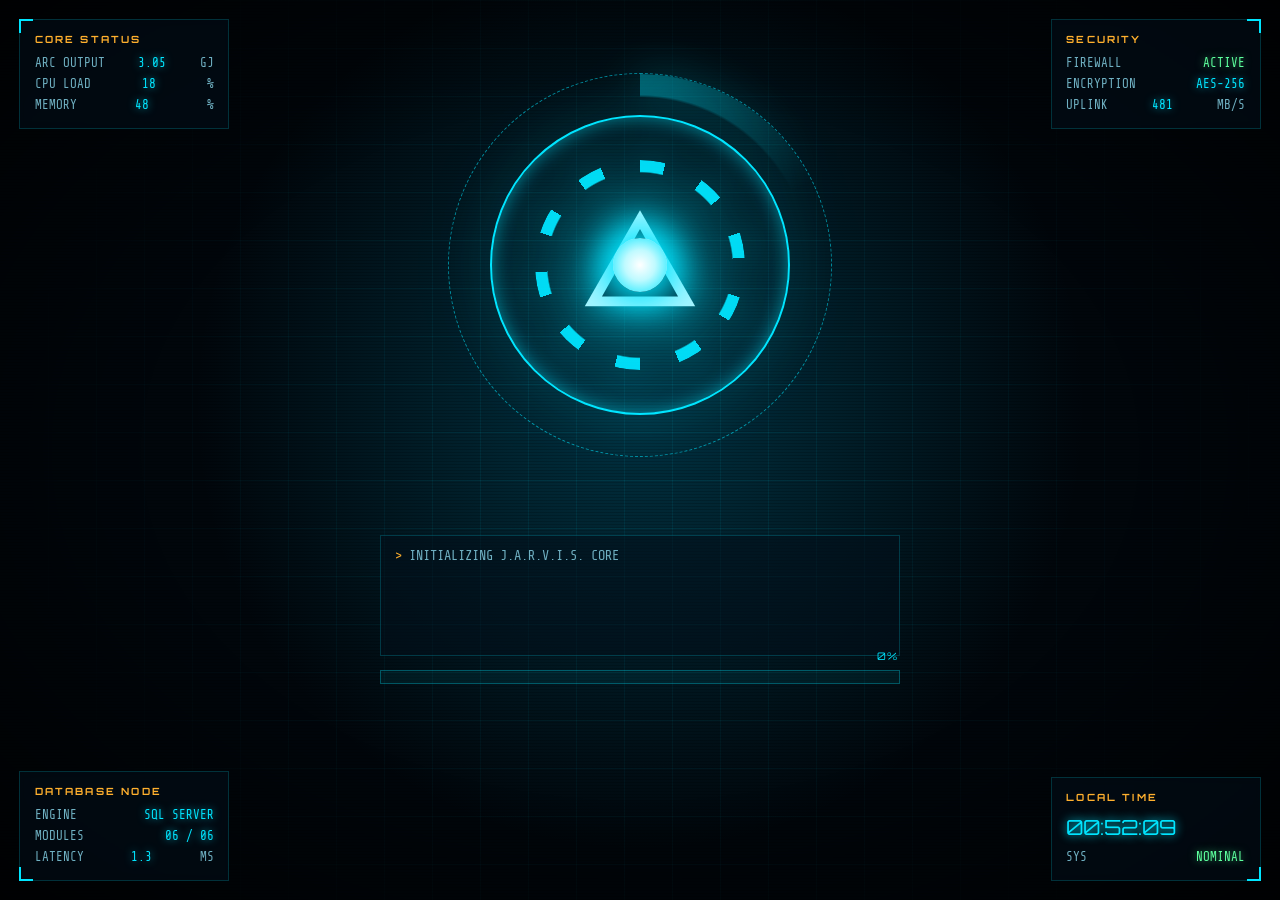
<file: index.html>
<!DOCTYPE html>
<html lang="en" dir="ltr">
<head>
<meta charset="utf-8">
<meta name="viewport" content="width=device-width, initial-scale=1">
<title>J.A.R.V.I.S. – Welcome Mr.Hesam</title>
<link rel="preconnect" href="https://fonts.googleapis.com">
<link href="https://fonts.googleapis.com/css2?family=Orbitron:wght@500;700;900&family=Share+Tech+Mono&display=swap" rel="stylesheet">
<link rel="stylesheet" href="styl1.css">
</head>
<body class="booting">
<div class="grid" aria-hidden="true"></div>
<div class="sweep" aria-hidden="true"></div>
<div class="vignette" aria-hidden="true"></div>

<!-- پنل‌های گوشه -->
<aside class="hud tl" aria-hidden="true">
  <h4>CORE STATUS</h4>
  <p>ARC OUTPUT <b id="v-arc">3.00</b> GJ</p>
  <p>CPU LOAD <b id="v-cpu">12</b>%</p>
  <p>MEMORY <b id="v-mem">41</b>%</p>
</aside>
<aside class="hud tr" aria-hidden="true">
  <h4>SECURITY</h4>
  <p>FIREWALL <b class="ok">ACTIVE</b></p>
  <p>ENCRYPTION <b>AES-256</b></p>
  <p>UPLINK <b id="v-net">---</b> MB/S</p>
</aside>
<aside class="hud bl" aria-hidden="true">
  <h4>DATABASE NODE</h4>
  <p>ENGINE <b>SQL SERVER</b></p>
  <p>MODULES <b>06 / 06</b></p>
  <p>LATENCY <b id="v-lat">0.8</b> MS</p>
</aside>
<aside class="hud br" aria-hidden="true">
  <h4>LOCAL TIME</h4>
  <p class="clock" id="v-clock">00:00:00</p>
  <p>SYS <b class="ok">NOMINAL</b></p>
</aside>

<main class="stage">
  <div class="reactor" aria-hidden="true">
    <i class="ring r1"></i><i class="ring r2"></i><i class="ring r3"></i><i class="ring r4"></i>
    <i class="tri"></i><i class="core"></i>
  </div>

  <h1 class="welcome" data-text="WELCOME MR.HESAM">WELCOME MR.HESAM</h1>
  <p class="sub">ALL SYSTEMS ARE ONLINE. YOUR SQL LAB IS READY.</p>

  <div class="log" id="log" aria-live="polite"></div>
  <div class="bar" role="progressbar" aria-valuemin="0" aria-valuemax="100" aria-valuenow="0"><span id="fill"></span><em id="pct">0%</em></div>

  <a class="enter" id="enter" href="labs.html" aria-disabled="true">
    <span>ENTER SYSTEM</span>
  </a>
  <p class="hint">PRESS ENTER OR CLICK TO CONTINUE</p>
</main>

<div class="flash" id="flash" aria-hidden="true"><b>ACCESS GRANTED</b></div>

<script>
(function(){
  var calm=matchMedia('(prefers-reduced-motion: reduce)').matches;
  var log=document.getElementById('log'),fill=document.getElementById('fill'),pct=document.getElementById('pct'),
      bar=document.querySelector('.bar'),enter=document.getElementById('enter'),flash=document.getElementById('flash');
  var steps=[
    ['INITIALIZING J.A.R.V.I.S. CORE',0],
    ['CALIBRATING ARC REACTOR',12],
    ['LOADING SQL SERVER MODULES',30],
    ['VERIFYING DATABASE SCHEMAS',52],
    ['BIOMETRIC SCAN IN PROGRESS',74],
    ['IDENTITY CONFIRMED: MR.HESAM',92],
    ['ACCESS LEVEL: UNRESTRICTED',100]
  ];
  var ready=false,i=0;

  function beep(f,d){
    try{var a=new(window.AudioContext||window.webkitAudioContext)(),o=a.createOscillator(),g=a.createGain();
      o.type='sine';o.frequency.value=f;g.gain.value=.04;o.connect(g);g.connect(a.destination);o.start();
      g.gain.exponentialRampToValueAtTime(.0001,a.currentTime+d);o.stop(a.currentTime+d)}catch(e){}
  }
  function setPct(p){fill.style.width=p+'%';pct.textContent=p+'%';bar.setAttribute('aria-valuenow',p)}
  function next(){
    if(i>=steps.length){done();return}
    var s=steps[i++],line=document.createElement('div');
    line.innerHTML='<span class="t">&gt;</span> '+s[0]+' <span class="dots"></span>';
    log.appendChild(line);while(log.children.length>5)log.removeChild(log.firstChild);
    setPct(s[1]);
    setTimeout(function(){line.classList.add('ok');line.querySelector('.dots').textContent='[ OK ]';next()},calm?120:520);
  }
  function done(){
    ready=true;document.body.classList.remove('booting');document.body.classList.add('ready');
    enter.setAttribute('aria-disabled','false');enter.focus({preventScroll:true});
  }
  function go(e){
    if(e)e.preventDefault();
    if(!ready||document.body.classList.contains('launch'))return;
    document.body.classList.add('launch');beep(880,.25);setTimeout(function(){beep(1320,.35)},180);
    setTimeout(function(){location.href="labs.html"},calm?200:1500);
  }
  enter.addEventListener('click',go);
  document.addEventListener('keydown',function(e){if(e.key==='Enter')go(e)});

  /* اعداد زنده */
  function r(a,b,d){return(Math.random()*(b-a)+a).toFixed(d||0)}
  function tick(){
    document.getElementById('v-arc').textContent=r(2.9,3.1,2);
    document.getElementById('v-cpu').textContent=r(8,34);
    document.getElementById('v-mem').textContent=r(38,52);
    document.getElementById('v-net').textContent=r(80,960);
    document.getElementById('v-lat').textContent=r(.4,1.6,1);
    var d=new Date(),p=function(n){return String(n).padStart(2,'0')};
    document.getElementById('v-clock').textContent=p(d.getHours())+':'+p(d.getMinutes())+':'+p(d.getSeconds());
  }
  tick();setInterval(tick,1000);
  setTimeout(next,calm?0:700);
})();
</script>
</body>
</html>
</file>
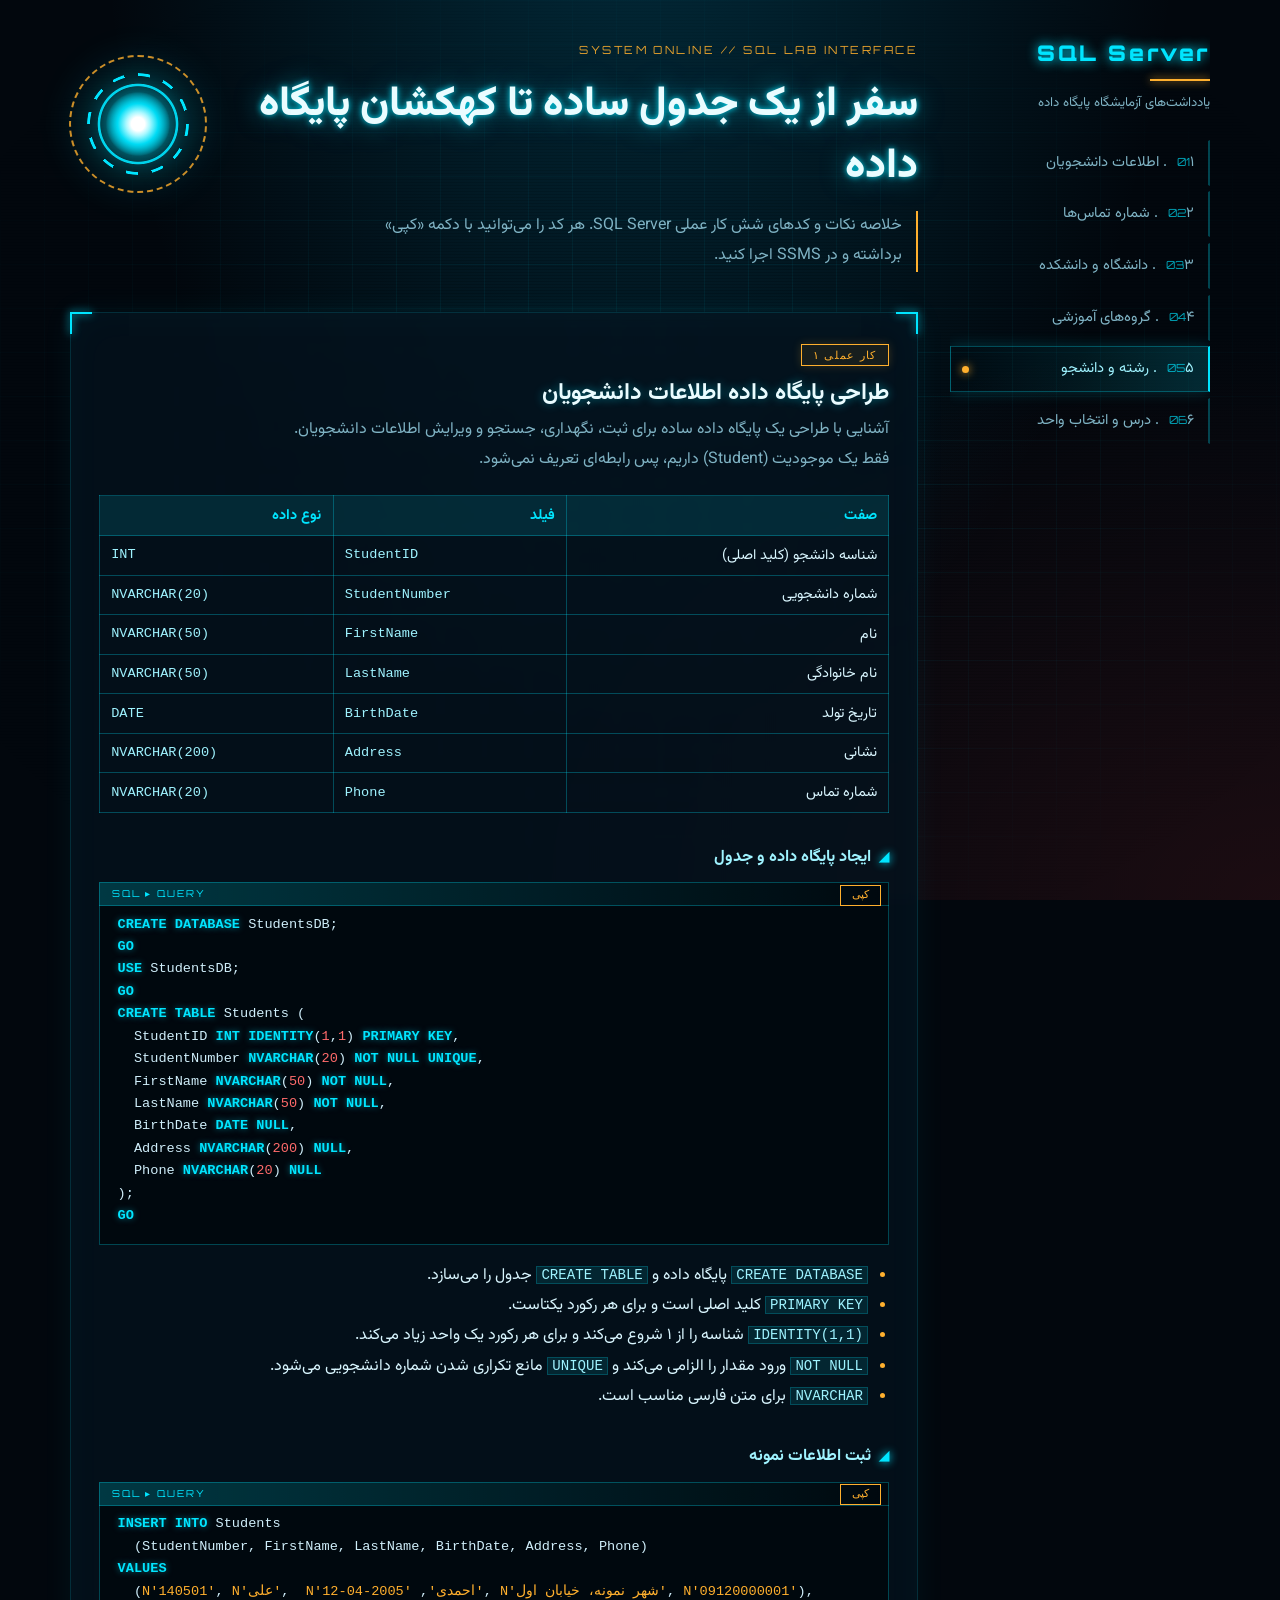
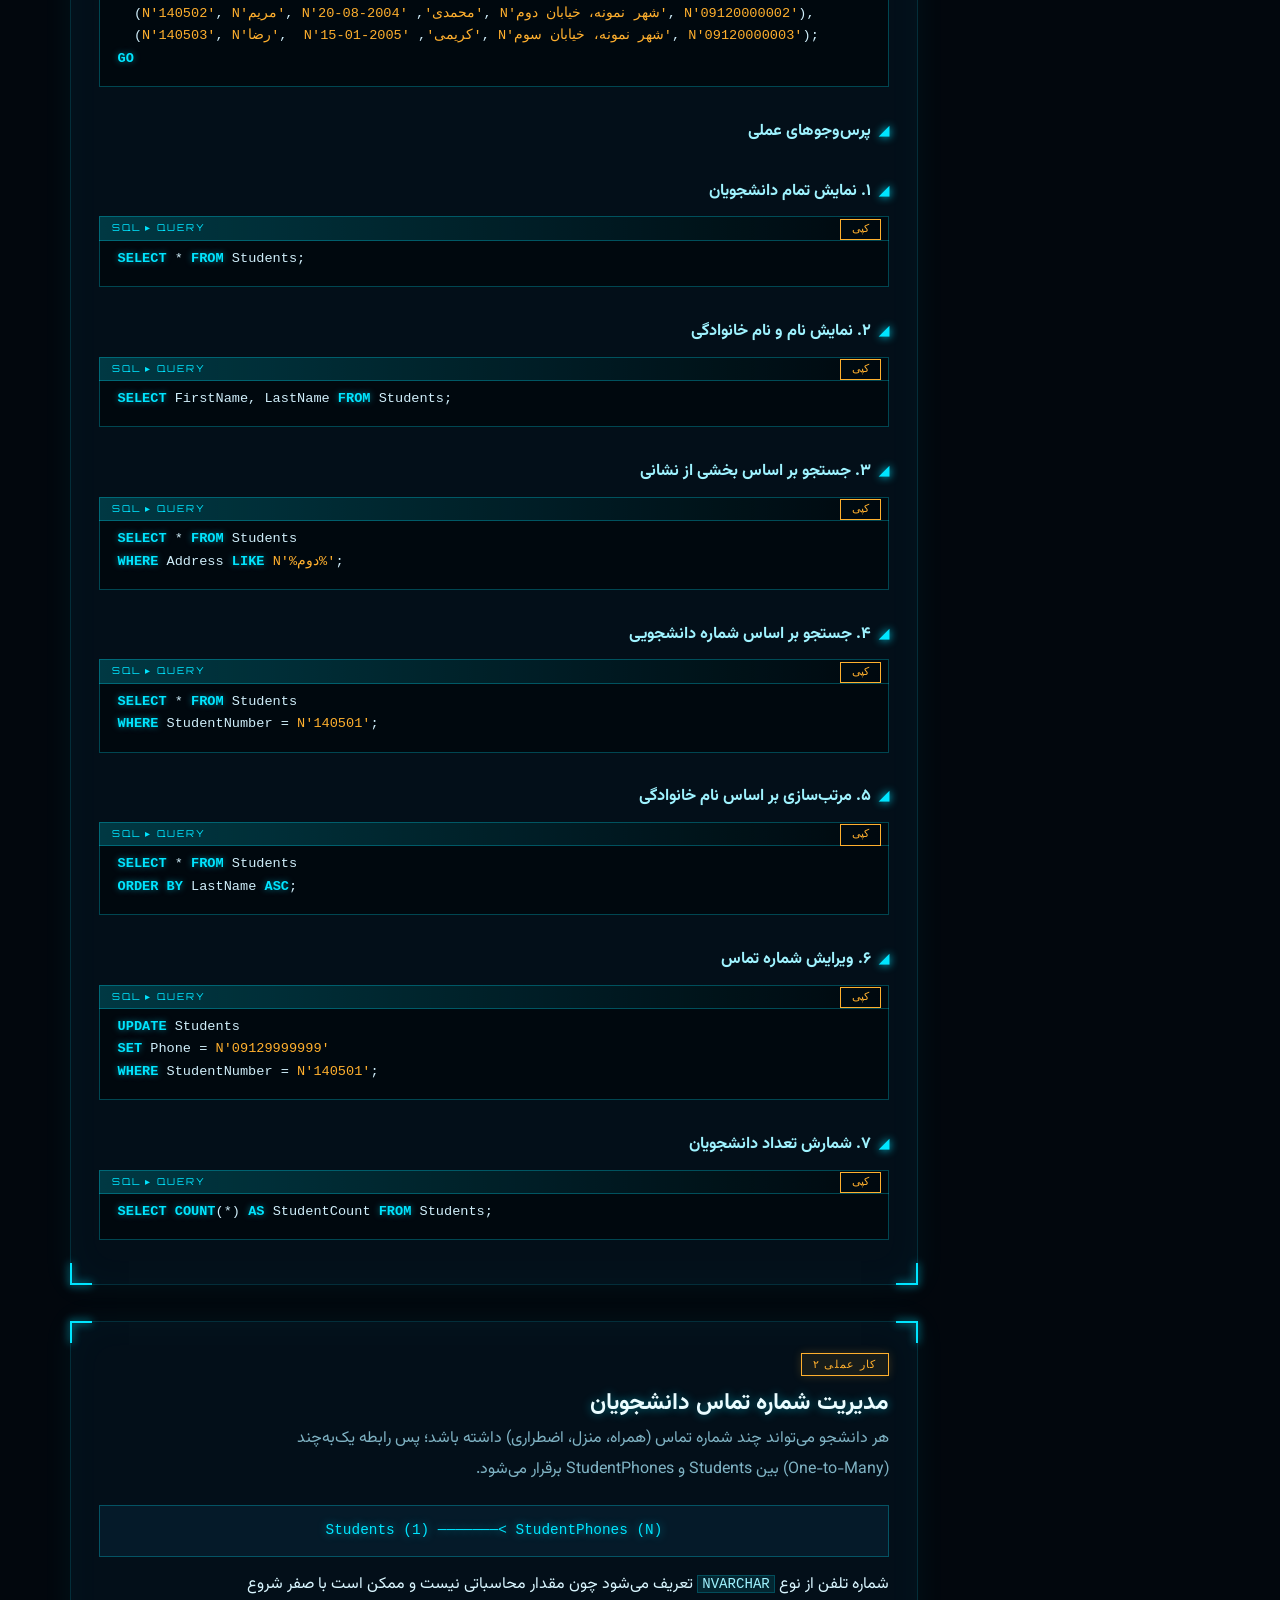
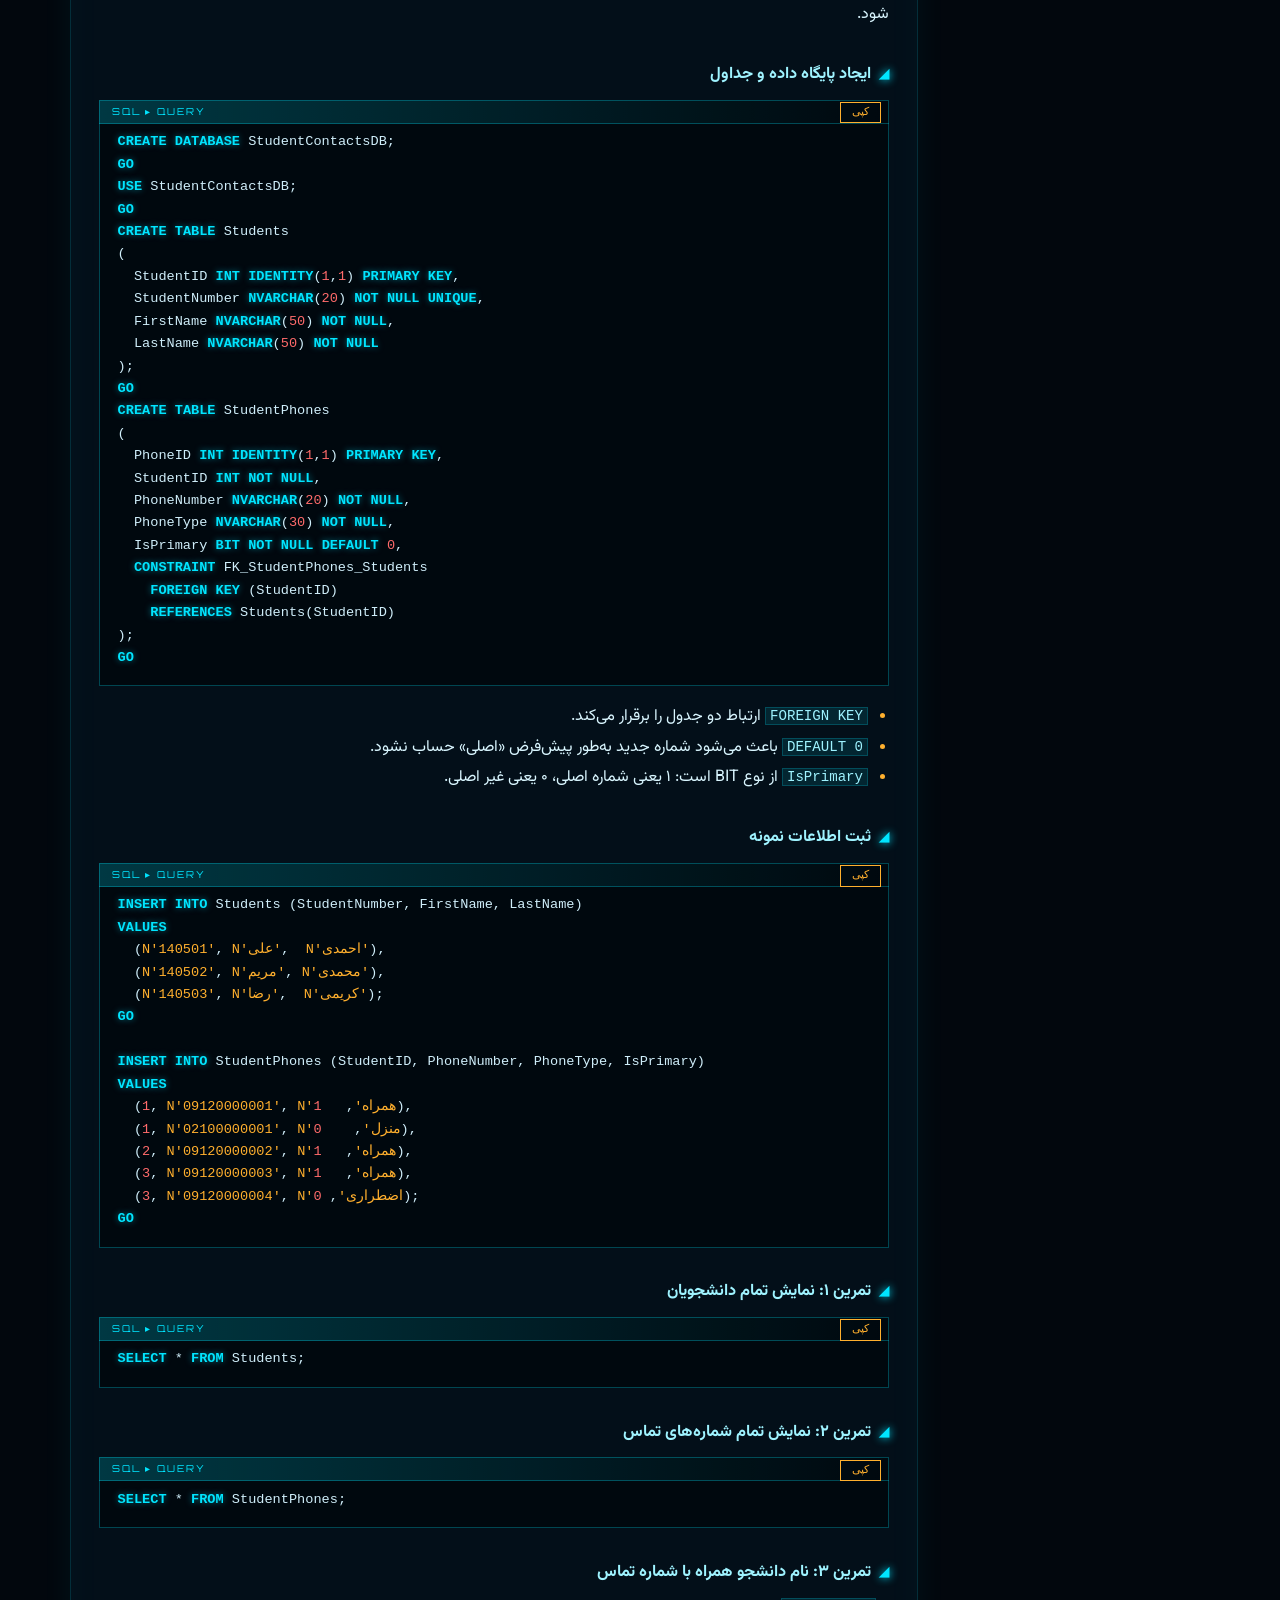
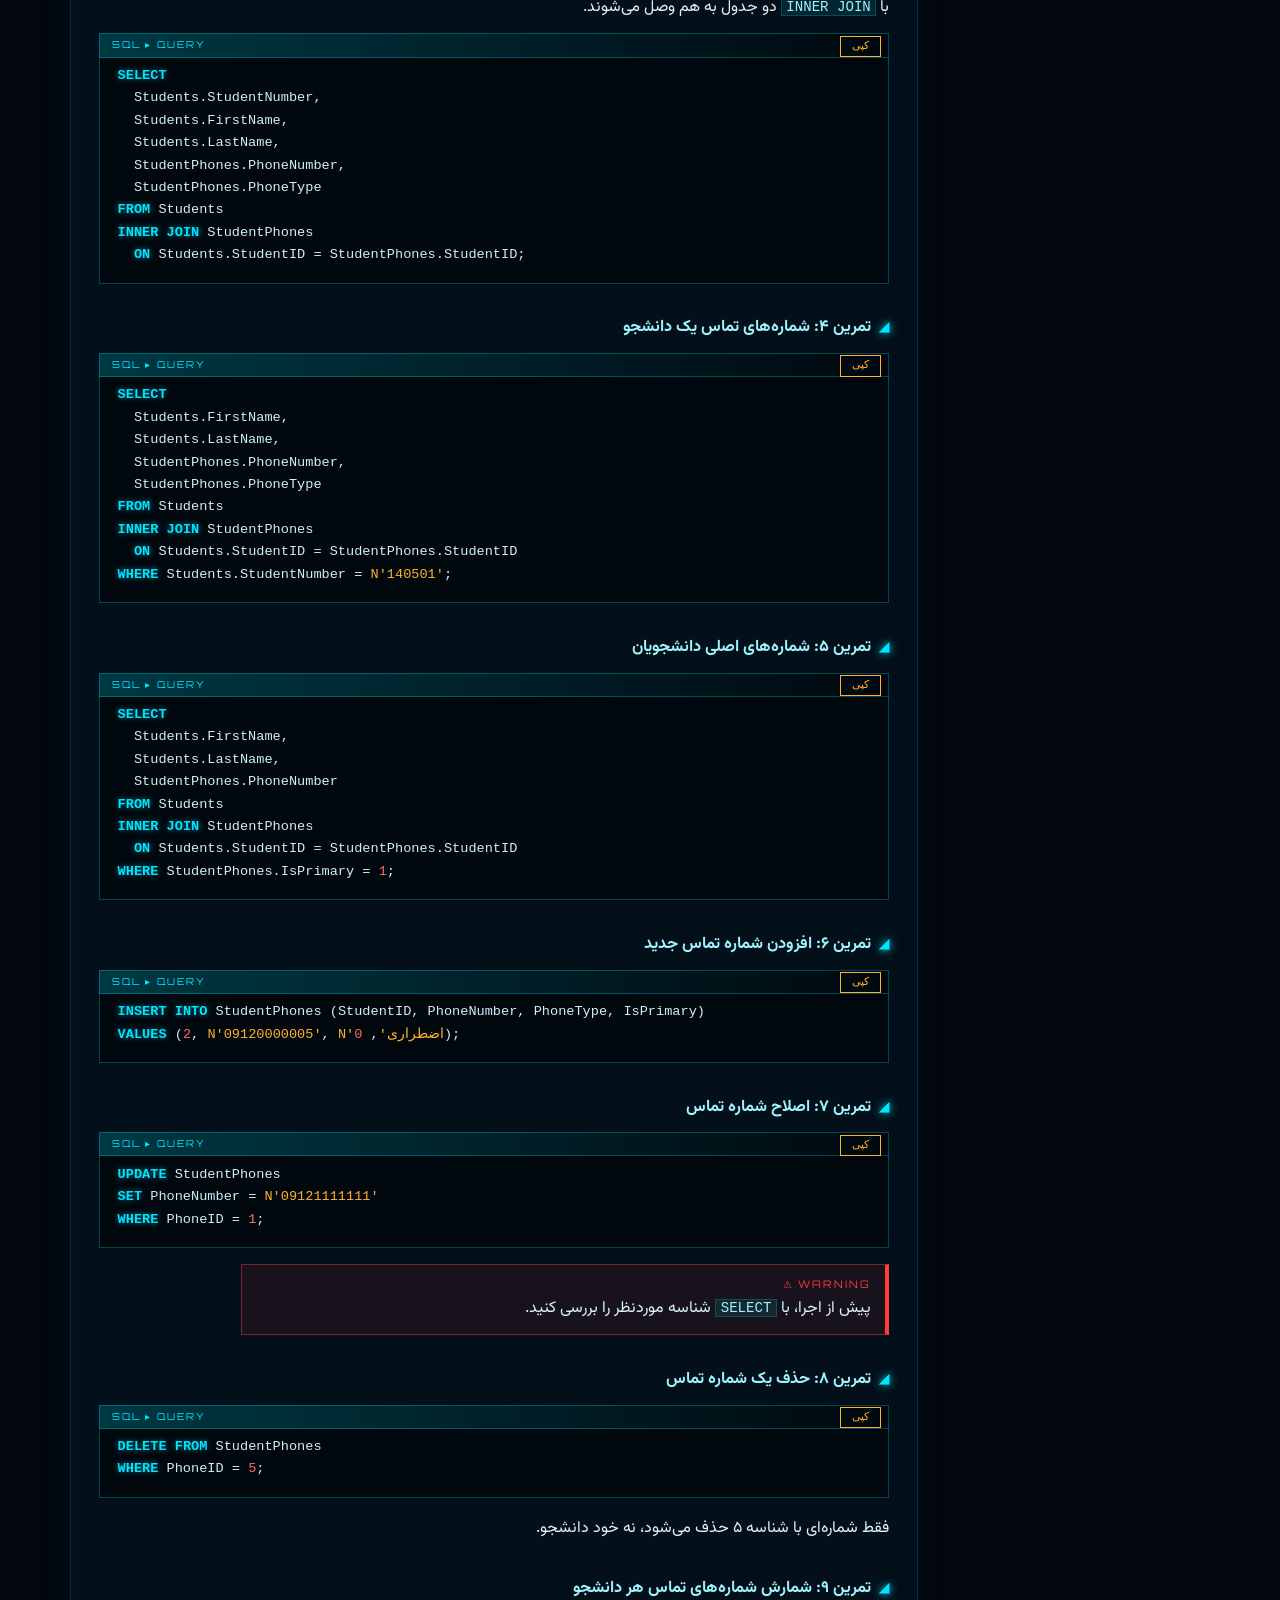
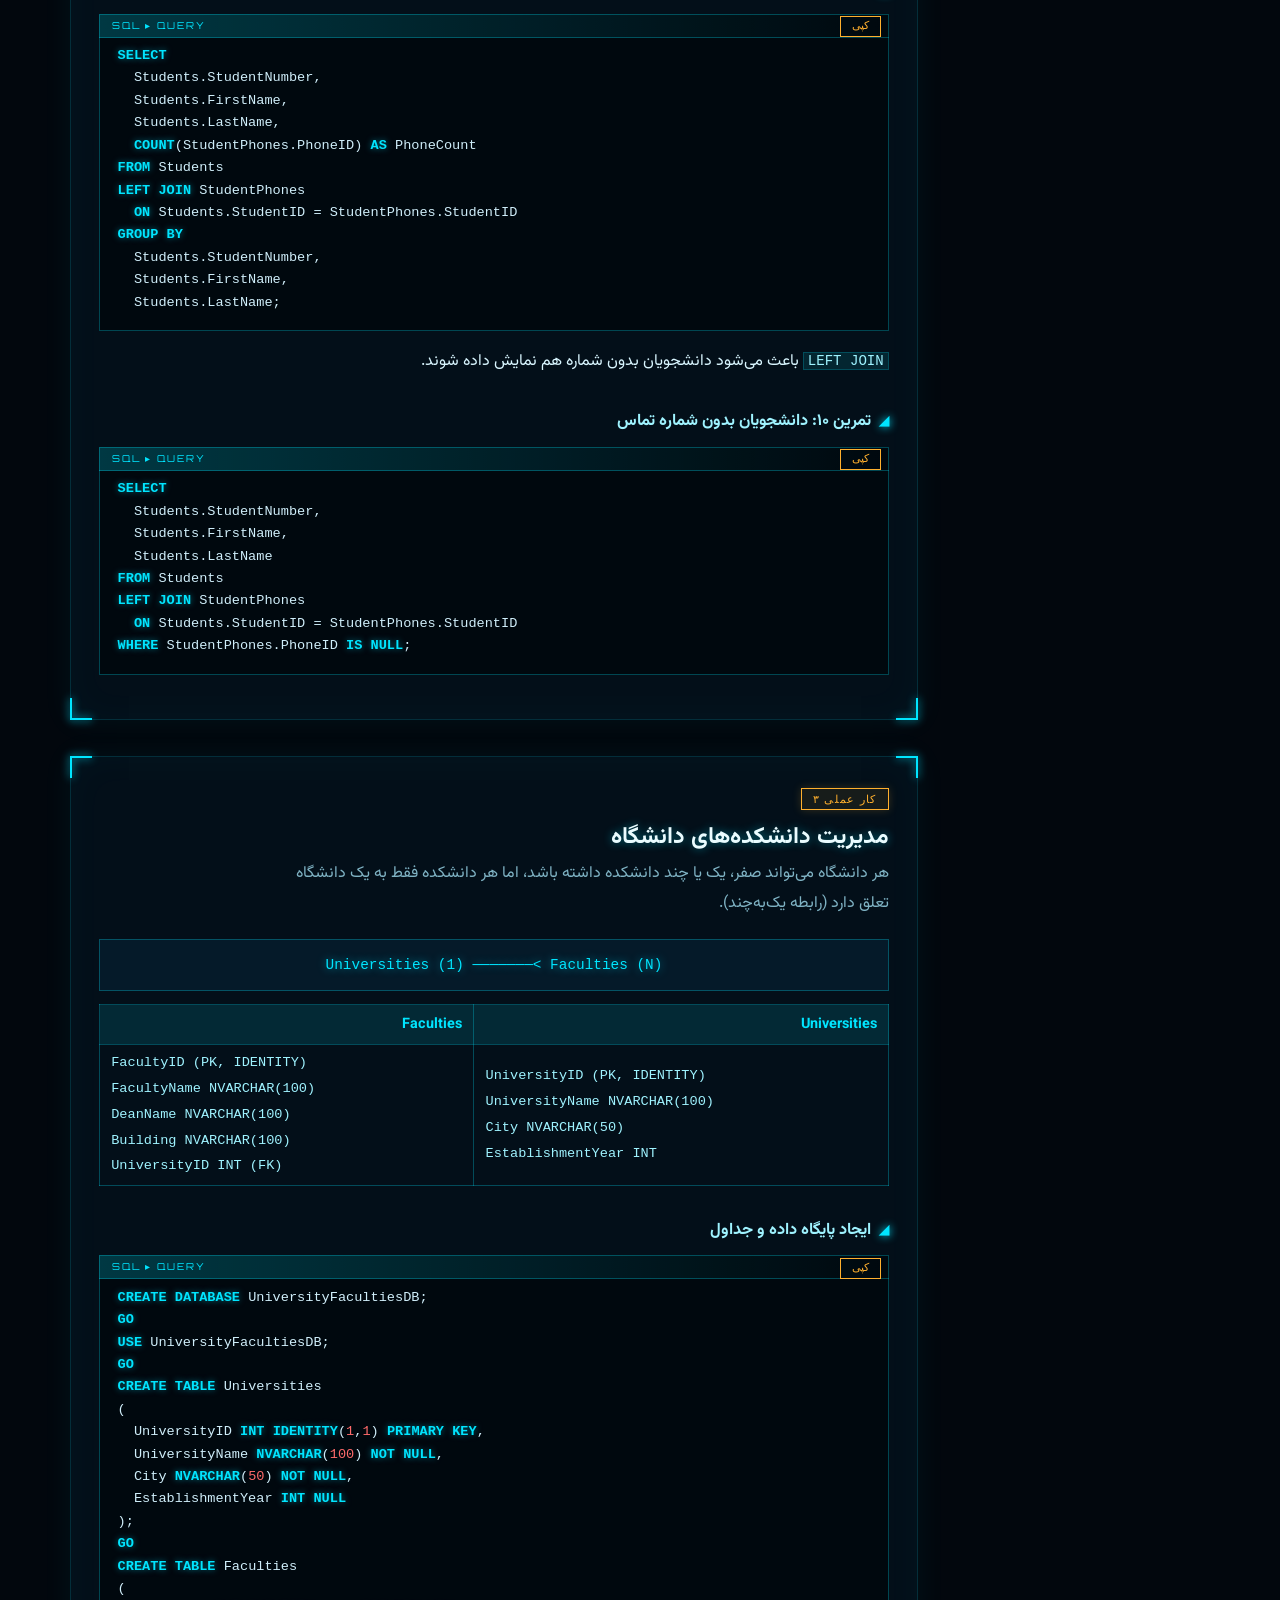
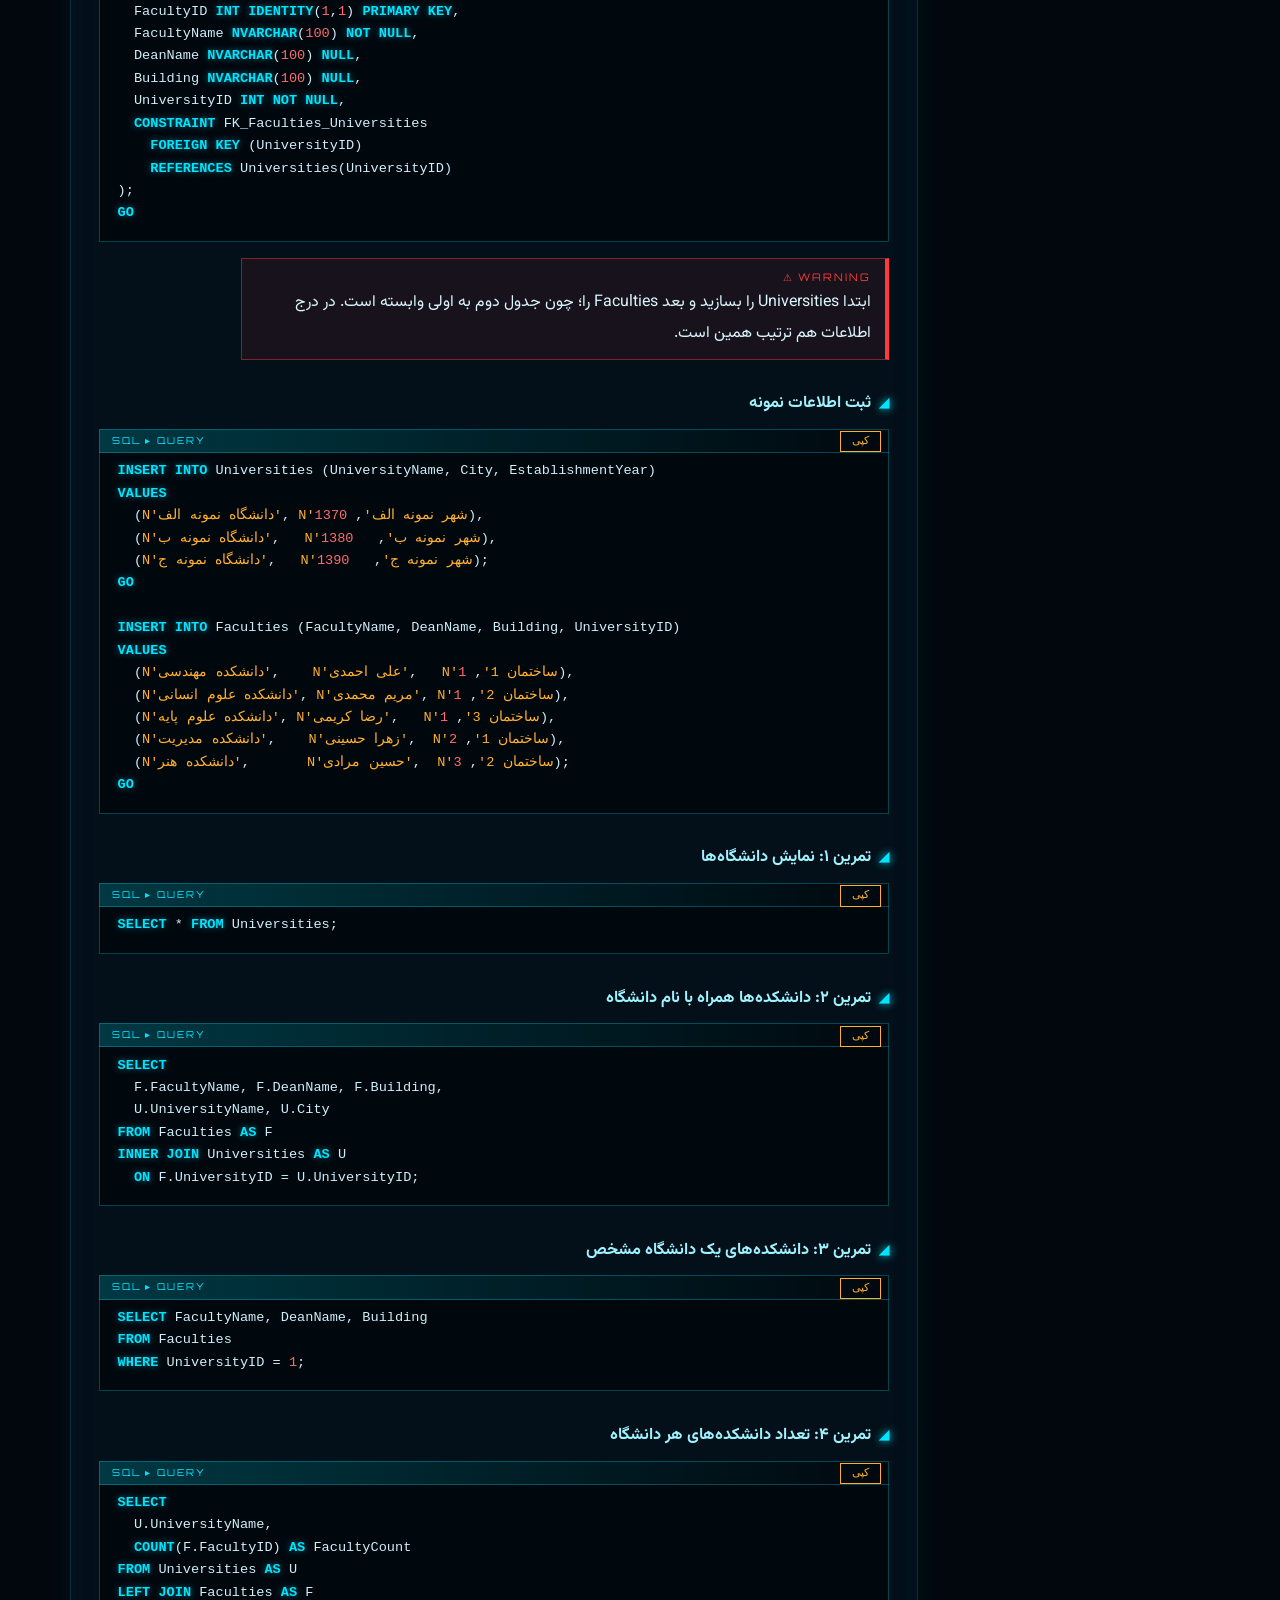
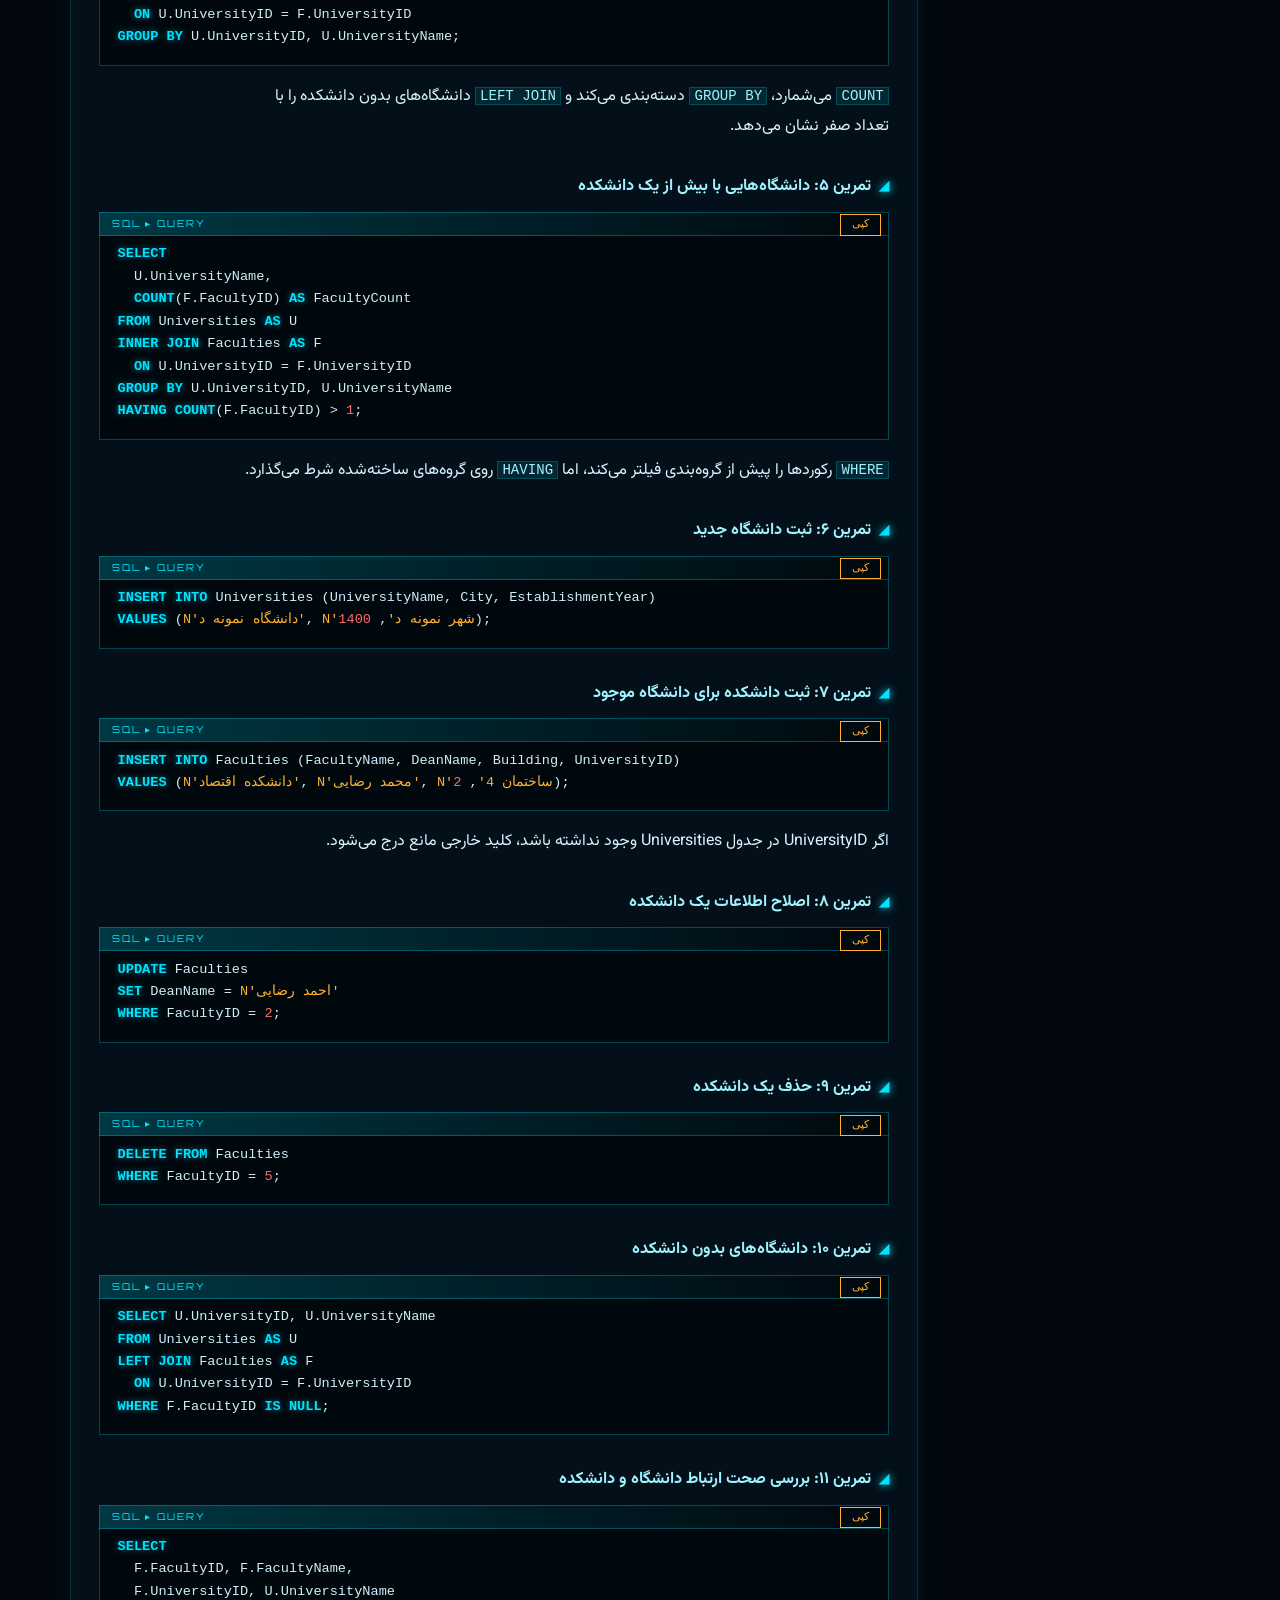
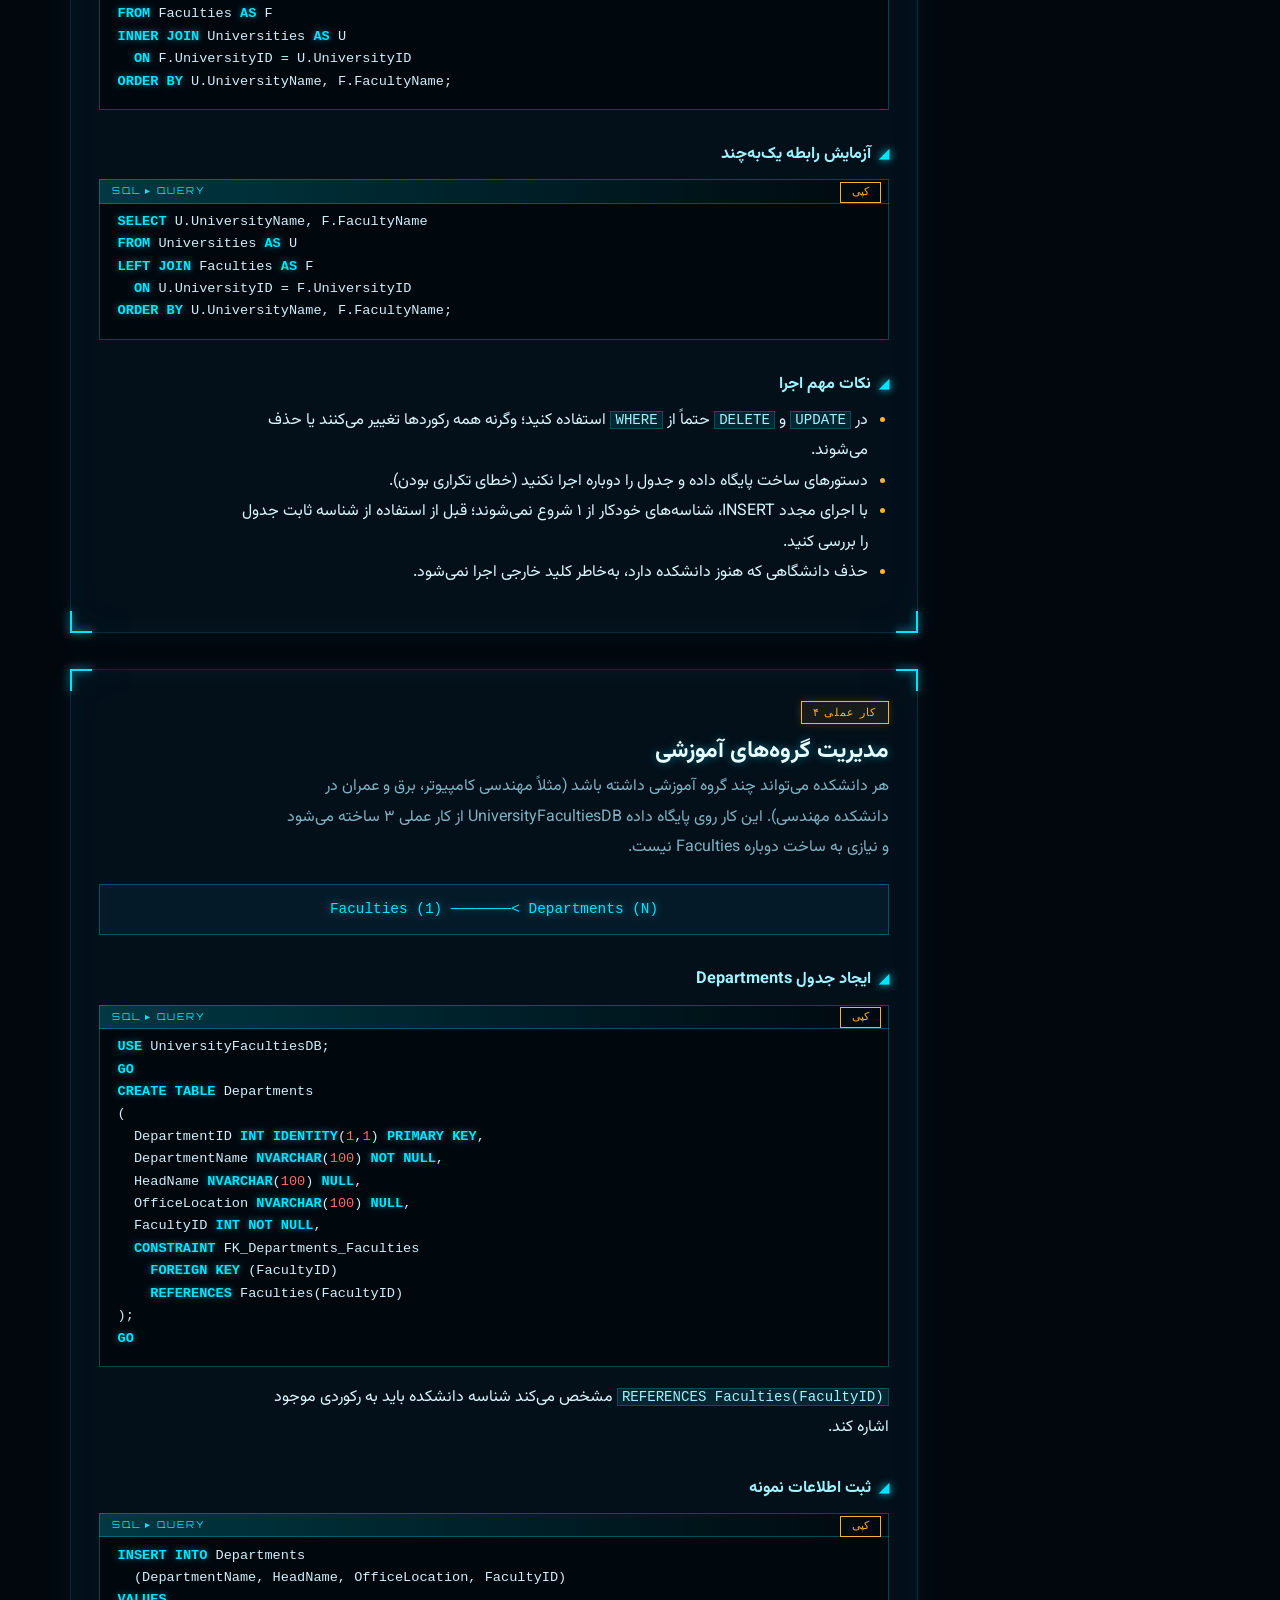
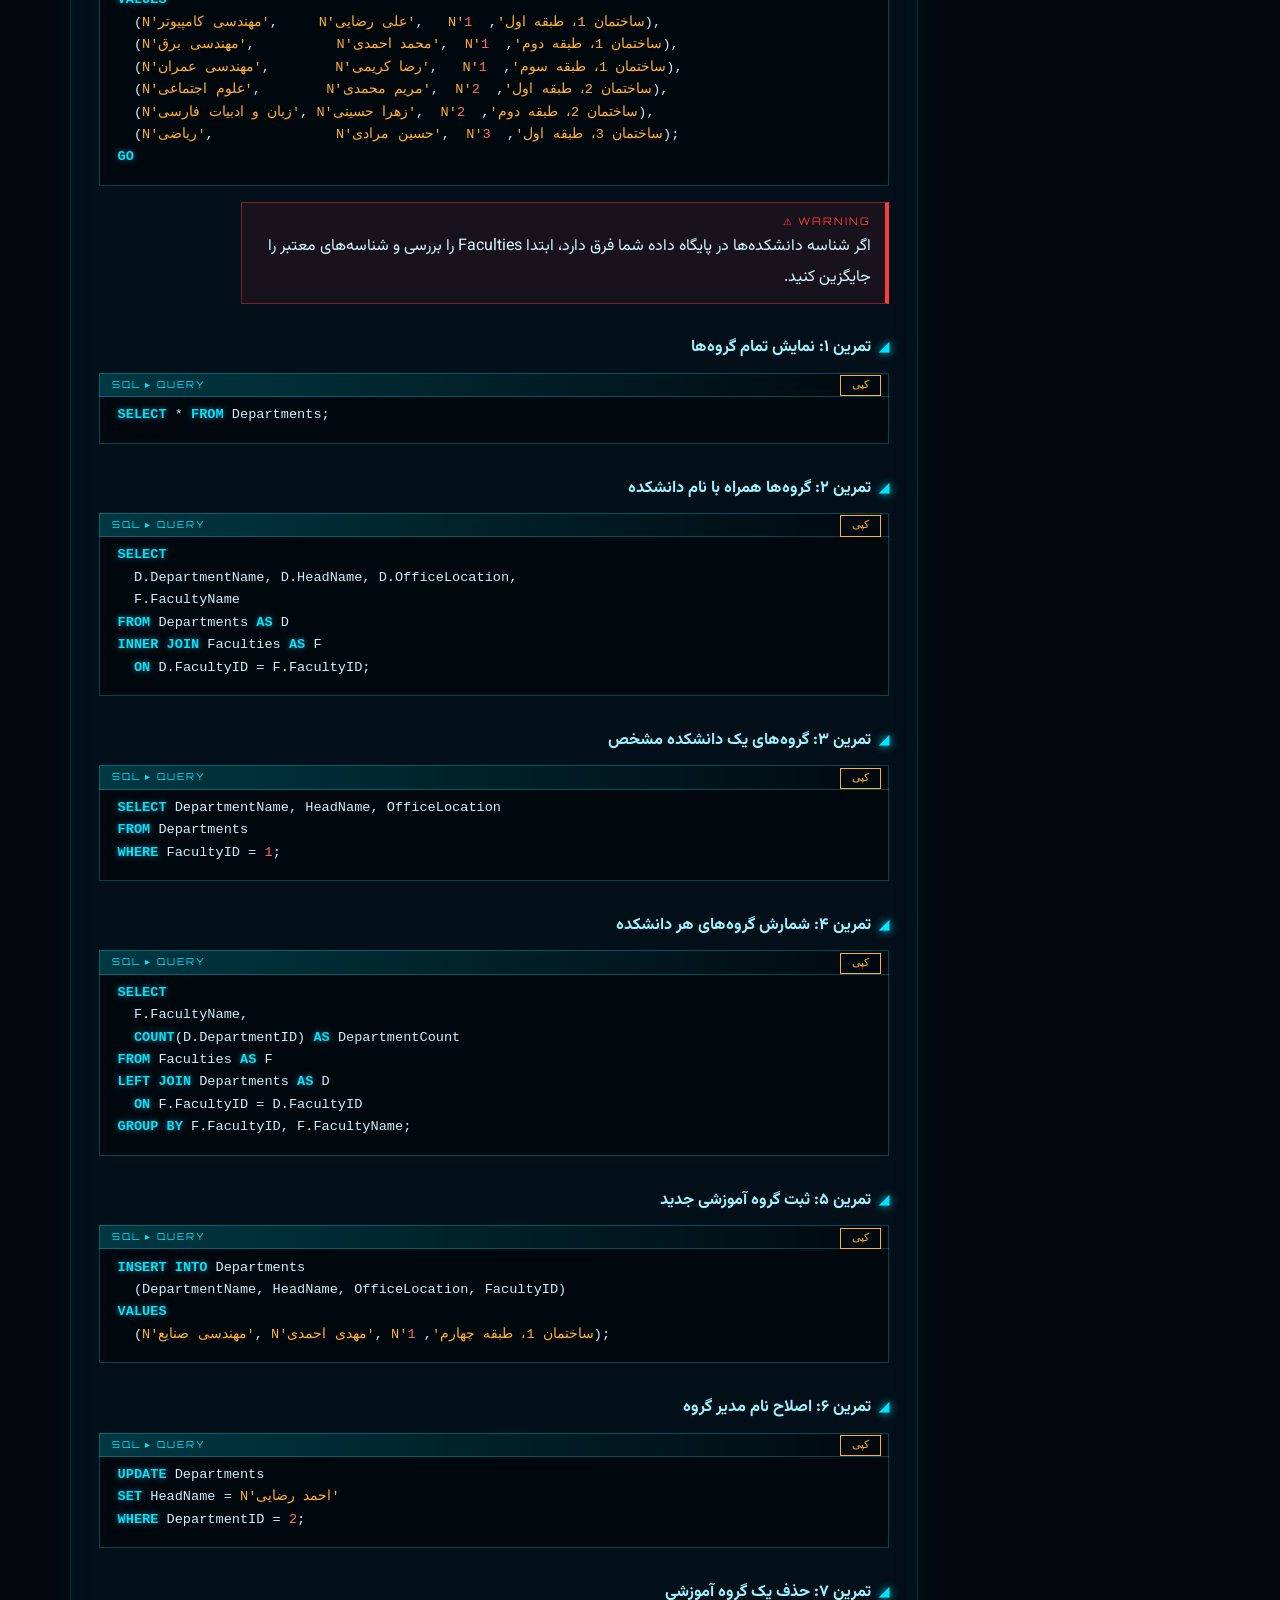
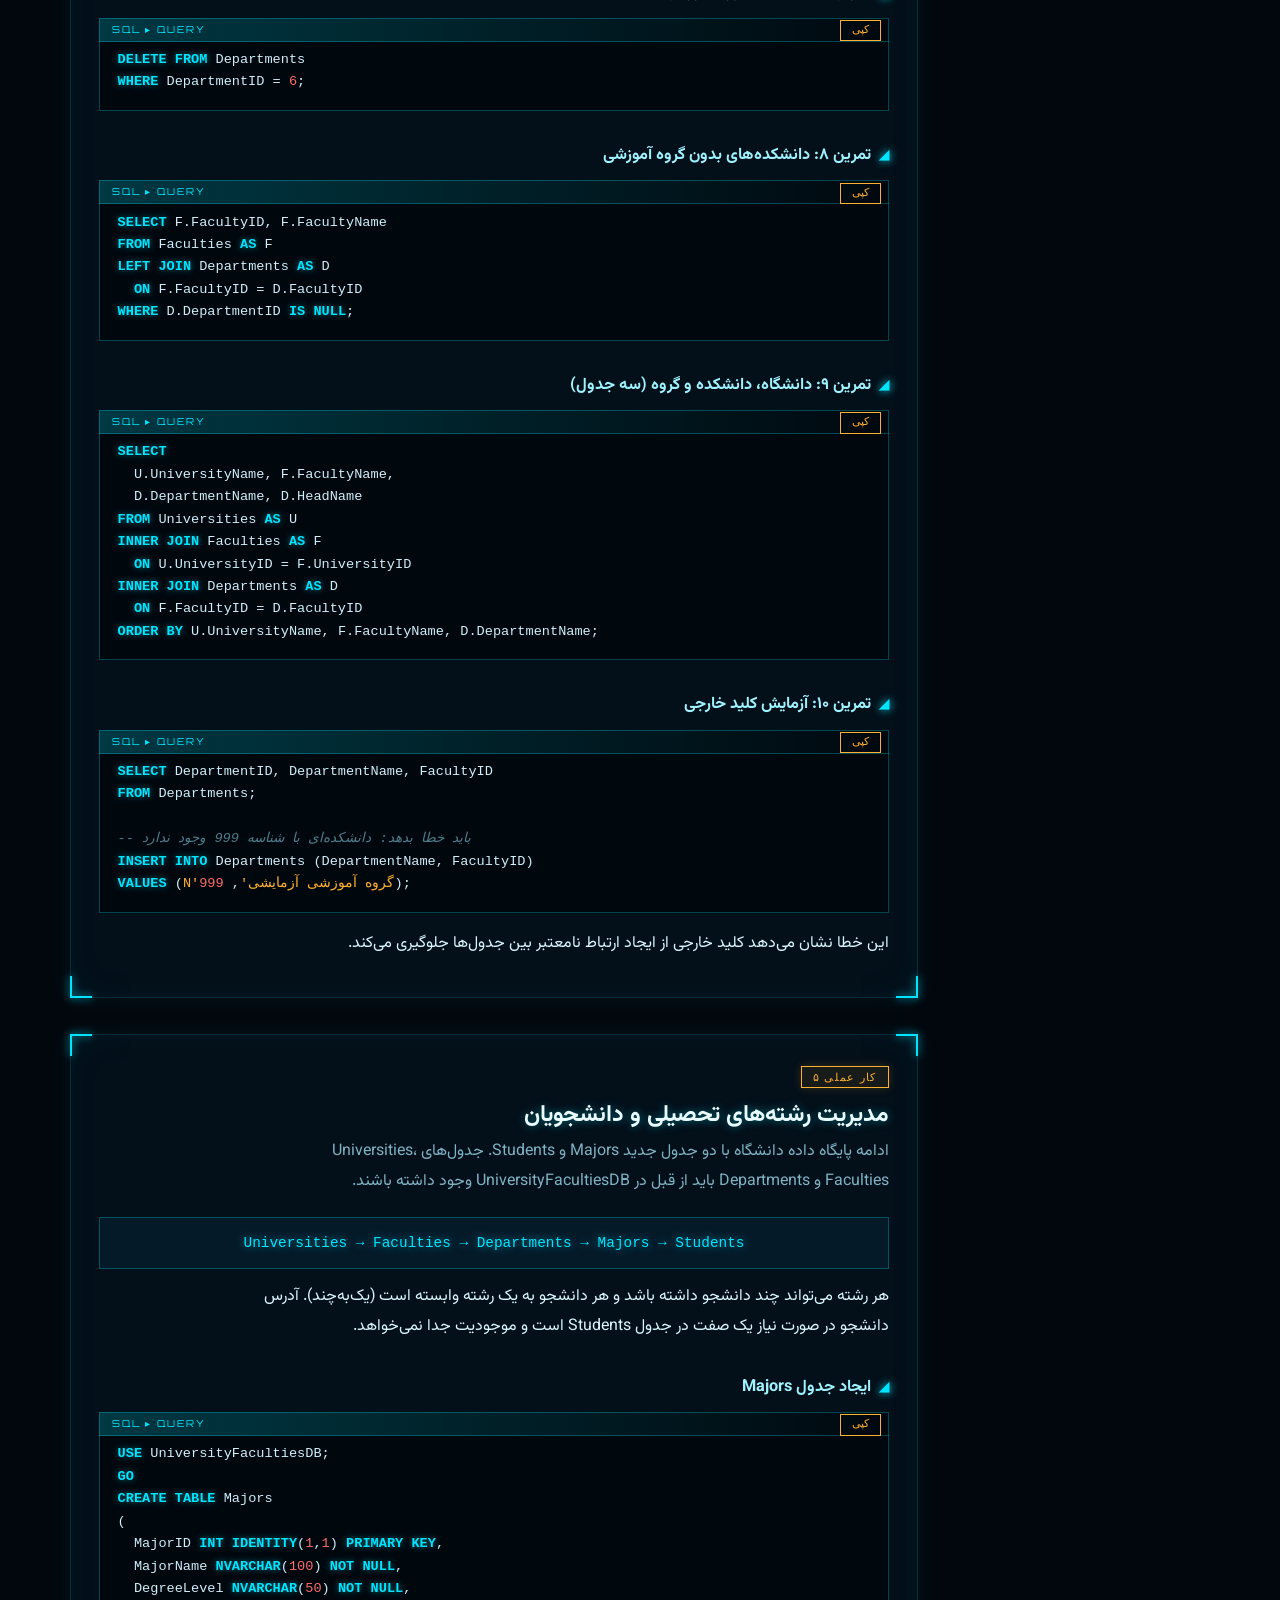
<file: labs.html>
<!DOCTYPE html>
<html lang="fa" dir="rtl">
<head>
<meta charset="utf-8">
<meta name="viewport" content="width=device-width, initial-scale=1">
<title>نکات و کدهای SQL Server – آزمایشگاه پایگاه داده</title>
<link rel="preconnect" href="https://fonts.googleapis.com">
<link href="https://fonts.googleapis.com/css2?family=Vazirmatn:wght@400;600;800&display=swap" rel="stylesheet">
<link rel="stylesheet" href="style.css">
</head>
<body>
<div class="stars" aria-hidden="true"></div>
<div class="layout">
<nav class="side" aria-label="فهرست کارهای عملی">
  <p class="brand">SQL Server</p>
  <p class="brand-sub">یادداشت‌های آزمایشگاه پایگاه داده</p>
  <ol>
    <li><a href="#lab1">۱. اطلاعات دانشجویان</a></li>
    <li><a href="#lab2">۲. شماره تماس‌ها</a></li>
    <li><a href="#lab3">۳. دانشگاه و دانشکده</a></li>
    <li><a href="#lab4">۴. گروه‌های آموزشی</a></li>
    <li><a href="#lab5">۵. رشته و دانشجو</a></li>
    <li><a href="#lab6">۶. درس و انتخاب واحد</a></li>
  </ol>
</nav>

<main>
<header class="hero">
  <div class="planet" aria-hidden="true"></div>
  <h1>سفر از یک جدول ساده تا کهکشان پایگاه داده</h1>
  <p>خلاصه نکات و کدهای شش کار عملی SQL Server. هر کد را می‌توانید با دکمه «کپی» برداشته و در SSMS اجرا کنید.</p>
</header>

<!-- ===================== کار عملی ۱ ===================== -->
<section class="lab" id="lab1">
<span class="tag">کار عملی ۱</span>
<h2>طراحی پایگاه داده اطلاعات دانشجویان</h2>
<p class="goal">آشنایی با طراحی یک پایگاه داده ساده برای ثبت، نگهداری، جستجو و ویرایش اطلاعات دانشجویان. فقط یک موجودیت (Student) داریم، پس رابطه‌ای تعریف نمی‌شود.</p>

<div class="tbl"><table>
<tr><th>صفت</th><th>فیلد</th><th>نوع داده</th></tr>
<tr><td>شناسه دانشجو (کلید اصلی)</td><td class="en">StudentID</td><td class="en">INT</td></tr>
<tr><td>شماره دانشجویی</td><td class="en">StudentNumber</td><td class="en">NVARCHAR(20)</td></tr>
<tr><td>نام</td><td class="en">FirstName</td><td class="en">NVARCHAR(50)</td></tr>
<tr><td>نام خانوادگی</td><td class="en">LastName</td><td class="en">NVARCHAR(50)</td></tr>
<tr><td>تاریخ تولد</td><td class="en">BirthDate</td><td class="en">DATE</td></tr>
<tr><td>نشانی</td><td class="en">Address</td><td class="en">NVARCHAR(200)</td></tr>
<tr><td>شماره تماس</td><td class="en">Phone</td><td class="en">NVARCHAR(20)</td></tr>
</table></div>

<h3>ایجاد پایگاه داده و جدول</h3>
<div class="code"><pre><code>CREATE DATABASE StudentsDB;
GO
USE StudentsDB;
GO
CREATE TABLE Students (
  StudentID INT IDENTITY(1,1) PRIMARY KEY,
  StudentNumber NVARCHAR(20) NOT NULL UNIQUE,
  FirstName NVARCHAR(50) NOT NULL,
  LastName NVARCHAR(50) NOT NULL,
  BirthDate DATE NULL,
  Address NVARCHAR(200) NULL,
  Phone NVARCHAR(20) NULL
);
GO</code></pre></div>
<ul class="notes">
<li><code>CREATE DATABASE</code> پایگاه داده و <code>CREATE TABLE</code> جدول را می‌سازد.</li>
<li><code>PRIMARY KEY</code> کلید اصلی است و برای هر رکورد یکتاست.</li>
<li><code>IDENTITY(1,1)</code> شناسه را از ۱ شروع می‌کند و برای هر رکورد یک واحد زیاد می‌کند.</li>
<li><code>NOT NULL</code> ورود مقدار را الزامی می‌کند و <code>UNIQUE</code> مانع تکراری شدن شماره دانشجویی می‌شود.</li>
<li><code>NVARCHAR</code> برای متن فارسی مناسب است.</li>
</ul>

<h3>ثبت اطلاعات نمونه</h3>
<div class="code"><pre><code>INSERT INTO Students
  (StudentNumber, FirstName, LastName, BirthDate, Address, Phone)
VALUES
  (N'140501', N'علی',  N'احمدی', '2005-04-12', N'شهر نمونه، خیابان اول', N'09120000001'),
  (N'140502', N'مریم', N'محمدی', '2004-08-20', N'شهر نمونه، خیابان دوم', N'09120000002'),
  (N'140503', N'رضا',  N'کریمی', '2005-01-15', N'شهر نمونه، خیابان سوم', N'09120000003');
GO</code></pre></div>

<h3>پرس‌وجوهای عملی</h3>
<h3>۱. نمایش تمام دانشجویان</h3>
<div class="code"><pre><code>SELECT * FROM Students;</code></pre></div>
<h3>۲. نمایش نام و نام خانوادگی</h3>
<div class="code"><pre><code>SELECT FirstName, LastName FROM Students;</code></pre></div>
<h3>۳. جستجو بر اساس بخشی از نشانی</h3>
<div class="code"><pre><code>SELECT * FROM Students
WHERE Address LIKE N'%دوم%';</code></pre></div>
<h3>۴. جستجو بر اساس شماره دانشجویی</h3>
<div class="code"><pre><code>SELECT * FROM Students
WHERE StudentNumber = N'140501';</code></pre></div>
<h3>۵. مرتب‌سازی بر اساس نام خانوادگی</h3>
<div class="code"><pre><code>SELECT * FROM Students
ORDER BY LastName ASC;</code></pre></div>
<h3>۶. ویرایش شماره تماس</h3>
<div class="code"><pre><code>UPDATE Students
SET Phone = N'09129999999'
WHERE StudentNumber = N'140501';</code></pre></div>
<h3>۷. شمارش تعداد دانشجویان</h3>
<div class="code"><pre><code>SELECT COUNT(*) AS StudentCount FROM Students;</code></pre></div>
</section>

<!-- ===================== کار عملی ۲ ===================== -->
<section class="lab" id="lab2">
<span class="tag">کار عملی ۲</span>
<h2>مدیریت شماره تماس دانشجویان</h2>
<p class="goal">هر دانشجو می‌تواند چند شماره تماس (همراه، منزل، اضطراری) داشته باشد؛ پس رابطه یک‌به‌چند (One-to-Many) بین Students و StudentPhones برقرار می‌شود.</p>
<div class="rel">Students (1) ───────&lt; StudentPhones (N)</div>
<p>شماره تلفن از نوع <code>NVARCHAR</code> تعریف می‌شود چون مقدار محاسباتی نیست و ممکن است با صفر شروع شود.</p>

<h3>ایجاد پایگاه داده و جداول</h3>
<div class="code"><pre><code>CREATE DATABASE StudentContactsDB;
GO
USE StudentContactsDB;
GO
CREATE TABLE Students
(
  StudentID INT IDENTITY(1,1) PRIMARY KEY,
  StudentNumber NVARCHAR(20) NOT NULL UNIQUE,
  FirstName NVARCHAR(50) NOT NULL,
  LastName NVARCHAR(50) NOT NULL
);
GO
CREATE TABLE StudentPhones
(
  PhoneID INT IDENTITY(1,1) PRIMARY KEY,
  StudentID INT NOT NULL,
  PhoneNumber NVARCHAR(20) NOT NULL,
  PhoneType NVARCHAR(30) NOT NULL,
  IsPrimary BIT NOT NULL DEFAULT 0,
  CONSTRAINT FK_StudentPhones_Students
    FOREIGN KEY (StudentID)
    REFERENCES Students(StudentID)
);
GO</code></pre></div>
<ul class="notes">
<li><code>FOREIGN KEY</code> ارتباط دو جدول را برقرار می‌کند.</li>
<li><code>DEFAULT 0</code> باعث می‌شود شماره جدید به‌طور پیش‌فرض «اصلی» حساب نشود.</li>
<li><code>IsPrimary</code> از نوع BIT است: ۱ یعنی شماره اصلی، ۰ یعنی غیر اصلی.</li>
</ul>

<h3>ثبت اطلاعات نمونه</h3>
<div class="code"><pre><code>INSERT INTO Students (StudentNumber, FirstName, LastName)
VALUES
  (N'140501', N'علی',  N'احمدی'),
  (N'140502', N'مریم', N'محمدی'),
  (N'140503', N'رضا',  N'کریمی');
GO

INSERT INTO StudentPhones (StudentID, PhoneNumber, PhoneType, IsPrimary)
VALUES
  (1, N'09120000001', N'همراه',   1),
  (1, N'02100000001', N'منزل',    0),
  (2, N'09120000002', N'همراه',   1),
  (3, N'09120000003', N'همراه',   1),
  (3, N'09120000004', N'اضطراری', 0);
GO</code></pre></div>

<h3>تمرین ۱: نمایش تمام دانشجویان</h3>
<div class="code"><pre><code>SELECT * FROM Students;</code></pre></div>
<h3>تمرین ۲: نمایش تمام شماره‌های تماس</h3>
<div class="code"><pre><code>SELECT * FROM StudentPhones;</code></pre></div>
<h3>تمرین ۳: نام دانشجو همراه با شماره تماس</h3>
<p>با <code>INNER JOIN</code> دو جدول به هم وصل می‌شوند.</p>
<div class="code"><pre><code>SELECT
  Students.StudentNumber,
  Students.FirstName,
  Students.LastName,
  StudentPhones.PhoneNumber,
  StudentPhones.PhoneType
FROM Students
INNER JOIN StudentPhones
  ON Students.StudentID = StudentPhones.StudentID;</code></pre></div>
<h3>تمرین ۴: شماره‌های تماس یک دانشجو</h3>
<div class="code"><pre><code>SELECT
  Students.FirstName,
  Students.LastName,
  StudentPhones.PhoneNumber,
  StudentPhones.PhoneType
FROM Students
INNER JOIN StudentPhones
  ON Students.StudentID = StudentPhones.StudentID
WHERE Students.StudentNumber = N'140501';</code></pre></div>
<h3>تمرین ۵: شماره‌های اصلی دانشجویان</h3>
<div class="code"><pre><code>SELECT
  Students.FirstName,
  Students.LastName,
  StudentPhones.PhoneNumber
FROM Students
INNER JOIN StudentPhones
  ON Students.StudentID = StudentPhones.StudentID
WHERE StudentPhones.IsPrimary = 1;</code></pre></div>
<h3>تمرین ۶: افزودن شماره تماس جدید</h3>
<div class="code"><pre><code>INSERT INTO StudentPhones (StudentID, PhoneNumber, PhoneType, IsPrimary)
VALUES (2, N'09120000005', N'اضطراری', 0);</code></pre></div>
<h3>تمرین ۷: اصلاح شماره تماس</h3>
<div class="code"><pre><code>UPDATE StudentPhones
SET PhoneNumber = N'09121111111'
WHERE PhoneID = 1;</code></pre></div>
<p class="warn">پیش از اجرا، با <code>SELECT</code> شناسه موردنظر را بررسی کنید.</p>
<h3>تمرین ۸: حذف یک شماره تماس</h3>
<div class="code"><pre><code>DELETE FROM StudentPhones
WHERE PhoneID = 5;</code></pre></div>
<p>فقط شماره‌ای با شناسه ۵ حذف می‌شود، نه خود دانشجو.</p>
<h3>تمرین ۹: شمارش شماره‌های تماس هر دانشجو</h3>
<div class="code"><pre><code>SELECT
  Students.StudentNumber,
  Students.FirstName,
  Students.LastName,
  COUNT(StudentPhones.PhoneID) AS PhoneCount
FROM Students
LEFT JOIN StudentPhones
  ON Students.StudentID = StudentPhones.StudentID
GROUP BY
  Students.StudentNumber,
  Students.FirstName,
  Students.LastName;</code></pre></div>
<p><code>LEFT JOIN</code> باعث می‌شود دانشجویان بدون شماره هم نمایش داده شوند.</p>
<h3>تمرین ۱۰: دانشجویان بدون شماره تماس</h3>
<div class="code"><pre><code>SELECT
  Students.StudentNumber,
  Students.FirstName,
  Students.LastName
FROM Students
LEFT JOIN StudentPhones
  ON Students.StudentID = StudentPhones.StudentID
WHERE StudentPhones.PhoneID IS NULL;</code></pre></div>
</section>

<!-- ===================== کار عملی ۳ ===================== -->
<section class="lab" id="lab3">
<span class="tag">کار عملی ۳</span>
<h2>مدیریت دانشکده‌های دانشگاه</h2>
<p class="goal">هر دانشگاه می‌تواند صفر، یک یا چند دانشکده داشته باشد، اما هر دانشکده فقط به یک دانشگاه تعلق دارد (رابطه یک‌به‌چند).</p>
<div class="rel">Universities (1) ───────&lt; Faculties (N)</div>
<div class="tbl"><table>
<tr><th>Universities</th><th>Faculties</th></tr>
<tr><td class="en">UniversityID (PK, IDENTITY)<br>UniversityName NVARCHAR(100)<br>City NVARCHAR(50)<br>EstablishmentYear INT</td>
<td class="en">FacultyID (PK, IDENTITY)<br>FacultyName NVARCHAR(100)<br>DeanName NVARCHAR(100)<br>Building NVARCHAR(100)<br>UniversityID INT (FK)</td></tr>
</table></div>

<h3>ایجاد پایگاه داده و جداول</h3>
<div class="code"><pre><code>CREATE DATABASE UniversityFacultiesDB;
GO
USE UniversityFacultiesDB;
GO
CREATE TABLE Universities
(
  UniversityID INT IDENTITY(1,1) PRIMARY KEY,
  UniversityName NVARCHAR(100) NOT NULL,
  City NVARCHAR(50) NOT NULL,
  EstablishmentYear INT NULL
);
GO
CREATE TABLE Faculties
(
  FacultyID INT IDENTITY(1,1) PRIMARY KEY,
  FacultyName NVARCHAR(100) NOT NULL,
  DeanName NVARCHAR(100) NULL,
  Building NVARCHAR(100) NULL,
  UniversityID INT NOT NULL,
  CONSTRAINT FK_Faculties_Universities
    FOREIGN KEY (UniversityID)
    REFERENCES Universities(UniversityID)
);
GO</code></pre></div>
<p class="warn">ابتدا Universities را بسازید و بعد Faculties را؛ چون جدول دوم به اولی وابسته است. در درج اطلاعات هم ترتیب همین است.</p>

<h3>ثبت اطلاعات نمونه</h3>
<div class="code"><pre><code>INSERT INTO Universities (UniversityName, City, EstablishmentYear)
VALUES
  (N'دانشگاه نمونه الف', N'شهر نمونه الف', 1370),
  (N'دانشگاه نمونه ب',   N'شهر نمونه ب',   1380),
  (N'دانشگاه نمونه ج',   N'شهر نمونه ج',   1390);
GO

INSERT INTO Faculties (FacultyName, DeanName, Building, UniversityID)
VALUES
  (N'دانشکده مهندسی',    N'علی احمدی',   N'ساختمان 1', 1),
  (N'دانشکده علوم انسانی', N'مریم محمدی', N'ساختمان 2', 1),
  (N'دانشکده علوم پایه', N'رضا کریمی',   N'ساختمان 3', 1),
  (N'دانشکده مدیریت',    N'زهرا حسینی',  N'ساختمان 1', 2),
  (N'دانشکده هنر',       N'حسین مرادی',  N'ساختمان 2', 3);
GO</code></pre></div>

<h3>تمرین ۱: نمایش دانشگاه‌ها</h3>
<div class="code"><pre><code>SELECT * FROM Universities;</code></pre></div>
<h3>تمرین ۲: دانشکده‌ها همراه با نام دانشگاه</h3>
<div class="code"><pre><code>SELECT
  F.FacultyName, F.DeanName, F.Building,
  U.UniversityName, U.City
FROM Faculties AS F
INNER JOIN Universities AS U
  ON F.UniversityID = U.UniversityID;</code></pre></div>
<h3>تمرین ۳: دانشکده‌های یک دانشگاه مشخص</h3>
<div class="code"><pre><code>SELECT FacultyName, DeanName, Building
FROM Faculties
WHERE UniversityID = 1;</code></pre></div>
<h3>تمرین ۴: تعداد دانشکده‌های هر دانشگاه</h3>
<div class="code"><pre><code>SELECT
  U.UniversityName,
  COUNT(F.FacultyID) AS FacultyCount
FROM Universities AS U
LEFT JOIN Faculties AS F
  ON U.UniversityID = F.UniversityID
GROUP BY U.UniversityID, U.UniversityName;</code></pre></div>
<p><code>COUNT</code> می‌شمارد، <code>GROUP BY</code> دسته‌بندی می‌کند و <code>LEFT JOIN</code> دانشگاه‌های بدون دانشکده را با تعداد صفر نشان می‌دهد.</p>
<h3>تمرین ۵: دانشگاه‌هایی با بیش از یک دانشکده</h3>
<div class="code"><pre><code>SELECT
  U.UniversityName,
  COUNT(F.FacultyID) AS FacultyCount
FROM Universities AS U
INNER JOIN Faculties AS F
  ON U.UniversityID = F.UniversityID
GROUP BY U.UniversityID, U.UniversityName
HAVING COUNT(F.FacultyID) &gt; 1;</code></pre></div>
<p><code>WHERE</code> رکوردها را پیش از گروه‌بندی فیلتر می‌کند، اما <code>HAVING</code> روی گروه‌های ساخته‌شده شرط می‌گذارد.</p>
<h3>تمرین ۶: ثبت دانشگاه جدید</h3>
<div class="code"><pre><code>INSERT INTO Universities (UniversityName, City, EstablishmentYear)
VALUES (N'دانشگاه نمونه د', N'شهر نمونه د', 1400);</code></pre></div>
<h3>تمرین ۷: ثبت دانشکده برای دانشگاه موجود</h3>
<div class="code"><pre><code>INSERT INTO Faculties (FacultyName, DeanName, Building, UniversityID)
VALUES (N'دانشکده اقتصاد', N'محمد رضایی', N'ساختمان 4', 2);</code></pre></div>
<p>اگر UniversityID در جدول Universities وجود نداشته باشد، کلید خارجی مانع درج می‌شود.</p>
<h3>تمرین ۸: اصلاح اطلاعات یک دانشکده</h3>
<div class="code"><pre><code>UPDATE Faculties
SET DeanName = N'احمد رضایی'
WHERE FacultyID = 2;</code></pre></div>
<h3>تمرین ۹: حذف یک دانشکده</h3>
<div class="code"><pre><code>DELETE FROM Faculties
WHERE FacultyID = 5;</code></pre></div>
<h3>تمرین ۱۰: دانشگاه‌های بدون دانشکده</h3>
<div class="code"><pre><code>SELECT U.UniversityID, U.UniversityName
FROM Universities AS U
LEFT JOIN Faculties AS F
  ON U.UniversityID = F.UniversityID
WHERE F.FacultyID IS NULL;</code></pre></div>
<h3>تمرین ۱۱: بررسی صحت ارتباط دانشگاه و دانشکده</h3>
<div class="code"><pre><code>SELECT
  F.FacultyID, F.FacultyName,
  F.UniversityID, U.UniversityName
FROM Faculties AS F
INNER JOIN Universities AS U
  ON F.UniversityID = U.UniversityID
ORDER BY U.UniversityName, F.FacultyName;</code></pre></div>

<h3>آزمایش رابطه یک‌به‌چند</h3>
<div class="code"><pre><code>SELECT U.UniversityName, F.FacultyName
FROM Universities AS U
LEFT JOIN Faculties AS F
  ON U.UniversityID = F.UniversityID
ORDER BY U.UniversityName, F.FacultyName;</code></pre></div>

<h3>نکات مهم اجرا</h3>
<ul class="notes">
<li>در <code>UPDATE</code> و <code>DELETE</code> حتماً از <code>WHERE</code> استفاده کنید؛ وگرنه همه رکوردها تغییر می‌کنند یا حذف می‌شوند.</li>
<li>دستورهای ساخت پایگاه داده و جدول را دوباره اجرا نکنید (خطای تکراری بودن).</li>
<li>با اجرای مجدد INSERT، شناسه‌های خودکار از ۱ شروع نمی‌شوند؛ قبل از استفاده از شناسه ثابت جدول را بررسی کنید.</li>
<li>حذف دانشگاهی که هنوز دانشکده دارد، به‌خاطر کلید خارجی اجرا نمی‌شود.</li>
</ul>
</section>

<!-- ===================== کار عملی ۴ ===================== -->
<section class="lab" id="lab4">
<span class="tag">کار عملی ۴</span>
<h2>مدیریت گروه‌های آموزشی</h2>
<p class="goal">هر دانشکده می‌تواند چند گروه آموزشی داشته باشد (مثلاً مهندسی کامپیوتر، برق و عمران در دانشکده مهندسی). این کار روی پایگاه داده UniversityFacultiesDB از کار عملی ۳ ساخته می‌شود و نیازی به ساخت دوباره Faculties نیست.</p>
<div class="rel">Faculties (1) ───────&lt; Departments (N)</div>

<h3>ایجاد جدول Departments</h3>
<div class="code"><pre><code>USE UniversityFacultiesDB;
GO
CREATE TABLE Departments
(
  DepartmentID INT IDENTITY(1,1) PRIMARY KEY,
  DepartmentName NVARCHAR(100) NOT NULL,
  HeadName NVARCHAR(100) NULL,
  OfficeLocation NVARCHAR(100) NULL,
  FacultyID INT NOT NULL,
  CONSTRAINT FK_Departments_Faculties
    FOREIGN KEY (FacultyID)
    REFERENCES Faculties(FacultyID)
);
GO</code></pre></div>
<p><code>REFERENCES Faculties(FacultyID)</code> مشخص می‌کند شناسه دانشکده باید به رکوردی موجود اشاره کند.</p>

<h3>ثبت اطلاعات نمونه</h3>
<div class="code"><pre><code>INSERT INTO Departments
  (DepartmentName, HeadName, OfficeLocation, FacultyID)
VALUES
  (N'مهندسی کامپیوتر',     N'علی رضایی',   N'ساختمان 1، طبقه اول',  1),
  (N'مهندسی برق',          N'محمد احمدی',  N'ساختمان 1، طبقه دوم',  1),
  (N'مهندسی عمران',        N'رضا کریمی',   N'ساختمان 1، طبقه سوم',  1),
  (N'علوم اجتماعی',        N'مریم محمدی',  N'ساختمان 2، طبقه اول',  2),
  (N'زبان و ادبیات فارسی', N'زهرا حسینی',  N'ساختمان 2، طبقه دوم',  2),
  (N'ریاضی',               N'حسین مرادی',  N'ساختمان 3، طبقه اول',  3);
GO</code></pre></div>
<p class="warn">اگر شناسه دانشکده‌ها در پایگاه داده شما فرق دارد، ابتدا Faculties را بررسی و شناسه‌های معتبر را جایگزین کنید.</p>

<h3>تمرین ۱: نمایش تمام گروه‌ها</h3>
<div class="code"><pre><code>SELECT * FROM Departments;</code></pre></div>
<h3>تمرین ۲: گروه‌ها همراه با نام دانشکده</h3>
<div class="code"><pre><code>SELECT
  D.DepartmentName, D.HeadName, D.OfficeLocation,
  F.FacultyName
FROM Departments AS D
INNER JOIN Faculties AS F
  ON D.FacultyID = F.FacultyID;</code></pre></div>
<h3>تمرین ۳: گروه‌های یک دانشکده مشخص</h3>
<div class="code"><pre><code>SELECT DepartmentName, HeadName, OfficeLocation
FROM Departments
WHERE FacultyID = 1;</code></pre></div>
<h3>تمرین ۴: شمارش گروه‌های هر دانشکده</h3>
<div class="code"><pre><code>SELECT
  F.FacultyName,
  COUNT(D.DepartmentID) AS DepartmentCount
FROM Faculties AS F
LEFT JOIN Departments AS D
  ON F.FacultyID = D.FacultyID
GROUP BY F.FacultyID, F.FacultyName;</code></pre></div>
<h3>تمرین ۵: ثبت گروه آموزشی جدید</h3>
<div class="code"><pre><code>INSERT INTO Departments
  (DepartmentName, HeadName, OfficeLocation, FacultyID)
VALUES
  (N'مهندسی صنایع', N'مهدی احمدی', N'ساختمان 1، طبقه چهارم', 1);</code></pre></div>
<h3>تمرین ۶: اصلاح نام مدیر گروه</h3>
<div class="code"><pre><code>UPDATE Departments
SET HeadName = N'احمد رضایی'
WHERE DepartmentID = 2;</code></pre></div>
<h3>تمرین ۷: حذف یک گروه آموزشی</h3>
<div class="code"><pre><code>DELETE FROM Departments
WHERE DepartmentID = 6;</code></pre></div>
<h3>تمرین ۸: دانشکده‌های بدون گروه آموزشی</h3>
<div class="code"><pre><code>SELECT F.FacultyID, F.FacultyName
FROM Faculties AS F
LEFT JOIN Departments AS D
  ON F.FacultyID = D.FacultyID
WHERE D.DepartmentID IS NULL;</code></pre></div>
<h3>تمرین ۹: دانشگاه، دانشکده و گروه (سه جدول)</h3>
<div class="code"><pre><code>SELECT
  U.UniversityName, F.FacultyName,
  D.DepartmentName, D.HeadName
FROM Universities AS U
INNER JOIN Faculties AS F
  ON U.UniversityID = F.UniversityID
INNER JOIN Departments AS D
  ON F.FacultyID = D.FacultyID
ORDER BY U.UniversityName, F.FacultyName, D.DepartmentName;</code></pre></div>
<h3>تمرین ۱۰: آزمایش کلید خارجی</h3>
<div class="code"><pre><code>SELECT DepartmentID, DepartmentName, FacultyID
FROM Departments;

-- باید خطا بدهد: دانشکده‌ای با شناسه 999 وجود ندارد
INSERT INTO Departments (DepartmentName, FacultyID)
VALUES (N'گروه آموزشی آزمایشی', 999);</code></pre></div>
<p>این خطا نشان می‌دهد کلید خارجی از ایجاد ارتباط نامعتبر بین جدول‌ها جلوگیری می‌کند.</p>
</section>

<!-- ===================== کار عملی ۵ ===================== -->
<section class="lab" id="lab5">
<span class="tag">کار عملی ۵</span>
<h2>مدیریت رشته‌های تحصیلی و دانشجویان</h2>
<p class="goal">ادامه پایگاه داده دانشگاه با دو جدول جدید Majors و Students. جدول‌های Universities، Faculties و Departments باید از قبل در UniversityFacultiesDB وجود داشته باشند.</p>
<div class="rel">Universities → Faculties → Departments → Majors → Students</div>
<p>هر رشته می‌تواند چند دانشجو داشته باشد و هر دانشجو به یک رشته وابسته است (یک‌به‌چند). آدرس دانشجو در صورت نیاز یک صفت در جدول Students است و موجودیت جدا نمی‌خواهد.</p>

<h3>ایجاد جدول Majors</h3>
<div class="code"><pre><code>USE UniversityFacultiesDB;
GO
CREATE TABLE Majors
(
  MajorID INT IDENTITY(1,1) PRIMARY KEY,
  MajorName NVARCHAR(100) NOT NULL,
  DegreeLevel NVARCHAR(50) NOT NULL,
  DepartmentID INT NOT NULL,
  CONSTRAINT FK_Majors_Departments
    FOREIGN KEY (DepartmentID)
    REFERENCES Departments(DepartmentID)
);
GO</code></pre></div>
<ul class="notes">
<li><code>DegreeLevel</code>: مقطع تحصیلی (کاردانی، کارشناسی، کارشناسی ارشد).</li>
<li><code>DepartmentID</code>: کلید خارجی؛ هر رشته باید به یک گروه آموزشی موجود وابسته باشد.</li>
</ul>

<h3>ثبت رشته‌های نمونه</h3>
<div class="code"><pre><code>SELECT DepartmentID, DepartmentName FROM Departments;

INSERT INTO Majors (MajorName, DegreeLevel, DepartmentID)
VALUES
  (N'مهندسی نرم‌افزار', N'کارشناسی',      1),
  (N'فناوری اطلاعات',   N'کارشناسی',      1),
  (N'مهندسی کامپیوتر',  N'کارشناسی ارشد', 1),
  (N'مهندسی برق',       N'کارشناسی',      2),
  (N'مهندسی عمران',     N'کارشناسی',      3);
GO</code></pre></div>
<p>شناسه‌های گروه را با داده‌های واقعی جدول Departments تطبیق دهید.</p>

<h3>ایجاد جدول Students</h3>
<div class="code"><pre><code>CREATE TABLE Students
(
  StudentID INT IDENTITY(1,1) PRIMARY KEY,
  FirstName NVARCHAR(50) NOT NULL,
  LastName NVARCHAR(50) NOT NULL,
  NationalCode CHAR(10) NOT NULL UNIQUE,
  BirthDate DATE NULL,
  EntryYear INT NOT NULL,
  MajorID INT NOT NULL,
  CONSTRAINT FK_Students_Majors
    FOREIGN KEY (MajorID)
    REFERENCES Majors(MajorID)
);
GO</code></pre></div>
<p>کد ملی یکتاست (<code>UNIQUE</code>) و <code>EntryYear</code> سال ورود به دانشگاه است.</p>

<h3>ثبت دانشجویان نمونه</h3>
<div class="code"><pre><code>INSERT INTO Students
  (FirstName, LastName, NationalCode, BirthDate, EntryYear, MajorID)
VALUES
  (N'علی',   N'احمدی',  '0012345678', '2004-05-12', 2024, 1),
  (N'مریم',  N'رضایی',  '0023456789', '2003-08-20', 2023, 1),
  (N'حسین',  N'کریمی',  '0034567890', '2004-01-15', 2024, 2),
  (N'زهرا',  N'محمدی',  '0045678901', '2003-11-07', 2022, 3),
  (N'رضا',   N'حیدری',  '0056789012', '2004-03-25', 2024, 4);
GO</code></pre></div>

<h3>تمرین ۱: نمایش همه رشته‌ها</h3>
<div class="code"><pre><code>SELECT * FROM Majors;</code></pre></div>
<h3>تمرین ۲: نمایش همه دانشجویان</h3>
<div class="code"><pre><code>SELECT * FROM Students;</code></pre></div>
<h3>تمرین ۳: دانشجویان همراه با نام رشته</h3>
<div class="code"><pre><code>SELECT
  S.StudentID, S.FirstName, S.LastName,
  M.MajorName, M.DegreeLevel
FROM Students AS S
INNER JOIN Majors AS M
  ON S.MajorID = M.MajorID;</code></pre></div>
<h3>تمرین ۴: رشته‌های هر گروه آموزشی</h3>
<div class="code"><pre><code>SELECT D.DepartmentName, M.MajorName, M.DegreeLevel
FROM Departments AS D
INNER JOIN Majors AS M
  ON D.DepartmentID = M.DepartmentID;</code></pre></div>
<h3>تمرین ۵: دانشجویان یک رشته مشخص</h3>
<div class="code"><pre><code>SELECT FirstName, LastName, EntryYear
FROM Students
WHERE MajorID = 1;</code></pre></div>
<h3>تمرین ۶: شمارش دانشجویان هر رشته</h3>
<div class="code"><pre><code>SELECT
  M.MajorID, M.MajorName,
  COUNT(S.StudentID) AS StudentCount
FROM Majors AS M
LEFT JOIN Students AS S
  ON M.MajorID = S.MajorID
GROUP BY M.MajorID, M.MajorName;</code></pre></div>
<h3>تمرین ۷: شمارش رشته‌های هر گروه آموزشی</h3>
<div class="code"><pre><code>SELECT
  D.DepartmentName,
  COUNT(M.MajorID) AS MajorCount
FROM Departments AS D
LEFT JOIN Majors AS M ON D.DepartmentID = M.DepartmentID
GROUP BY D.DepartmentName;</code></pre></div>
<h3>تمرین ۸: افزودن رشته جدید</h3>
<div class="code"><pre><code>INSERT INTO Majors (MajorName, DegreeLevel, DepartmentID)
VALUES (N'مدیریت فناوری اطلاعات', N'کارشناسی', 1);</code></pre></div>
<h3>تمرین ۹: افزودن دانشجوی جدید</h3>
<div class="code"><pre><code>INSERT INTO Students
  (FirstName, LastName, NationalCode, BirthDate, EntryYear, MajorID)
VALUES
  (N'فاطمه', N'صادقی', '0067890123', '2004-06-10', 2024, 1);</code></pre></div>
<p>کد ملی نباید با کدهای موجود تکراری باشد.</p>
<h3>تمرین ۱۰: تغییر رشته یک دانشجو</h3>
<div class="code"><pre><code>UPDATE Students
SET MajorID = 2
WHERE StudentID = 1;</code></pre></div>
<h3>تمرین ۱۱: گروه‌های آموزشی بدون رشته</h3>
<div class="code"><pre><code>SELECT D.DepartmentID, D.DepartmentName
FROM Departments AS D
LEFT JOIN Majors AS M
  ON D.DepartmentID = M.DepartmentID
WHERE M.MajorID IS NULL;</code></pre></div>
<h3>تمرین ۱۲: سلسله‌مراتب دانشگاه تا دانشجو</h3>
<div class="code"><pre><code>SELECT
  U.UniversityName, F.FacultyName, D.DepartmentName,
  M.MajorName, S.FirstName, S.LastName
FROM Universities AS U
INNER JOIN Faculties AS F    ON U.UniversityID = F.UniversityID
INNER JOIN Departments AS D  ON F.FacultyID = D.FacultyID
INNER JOIN Majors AS M       ON D.DepartmentID = M.DepartmentID
INNER JOIN Students AS S     ON M.MajorID = S.MajorID
ORDER BY U.UniversityName, F.FacultyName, D.DepartmentName, M.MajorName;</code></pre></div>
<p>به‌دلیل <code>INNER JOIN</code> فقط مسیرهایی نمایش داده می‌شوند که در همه جدول‌ها رکورد متناظر دارند.</p>
<h3>تمرین ۱۳: آزمایش کلید خارجی</h3>
<div class="code"><pre><code>-- باید خطا بدهد: رشته‌ای با شناسه 999 وجود ندارد
INSERT INTO Students
  (FirstName, LastName, NationalCode, BirthDate, EntryYear, MajorID)
VALUES
  (N'دانشجوی', N'آزمایشی', '0098765432', '2004-02-10', 2024, 999);</code></pre></div>
</section>

<!-- ===================== کار عملی ۶ ===================== -->
<section class="lab" id="lab6">
<span class="tag">کار عملی ۶</span>
<h2>مدیریت درس‌ها و انتخاب واحد</h2>
<p class="goal">ارتباط دانشجو و درس چندبه‌چند است: هر دانشجو چند درس می‌گیرد و هر درس را چند دانشجو انتخاب می‌کنند. برای پیاده‌سازی آن از جدول واسط StudentCourses استفاده می‌شود. هر درس هم به یک گروه آموزشی وابسته است.</p>
<div class="rel">Students (1) ──&lt; StudentCourses &gt;── (1) Courses</div>

<h3>ایجاد جدول Courses</h3>
<div class="code"><pre><code>USE UniversityFacultiesDB;
GO
CREATE TABLE Courses
(
  CourseID INT IDENTITY(1,1) PRIMARY KEY,
  CourseCode NVARCHAR(20) NOT NULL UNIQUE,
  CourseName NVARCHAR(100) NOT NULL,
  Units INT NOT NULL,
  DepartmentID INT NOT NULL,
  CONSTRAINT CK_Courses_Units
    CHECK (Units BETWEEN 1 AND 6),
  CONSTRAINT FK_Courses_Departments
    FOREIGN KEY (DepartmentID)
    REFERENCES Departments(DepartmentID)
);
GO</code></pre></div>
<p><code>CHECK</code> تعداد واحد درس را بین ۱ تا ۶ محدود می‌کند و <code>CourseCode</code> باید یکتا باشد.</p>

<h3>ثبت درس‌های نمونه</h3>
<div class="code"><pre><code>SELECT DepartmentID, DepartmentName FROM Departments;

INSERT INTO Courses (CourseCode, CourseName, Units, DepartmentID)
VALUES
  (N'10101', N'برنامه‌نویسی مقدماتی', 3, 1),
  (N'10102', N'پایگاه داده',         3, 1),
  (N'10103', N'ساختمان داده',        3, 1),
  (N'10201', N'مدارهای الکتریکی',    3, 2),
  (N'10301', N'ریاضی عمومی',         3, 3);
GO</code></pre></div>

<h3>ایجاد جدول واسط StudentCourses</h3>
<div class="code"><pre><code>CREATE TABLE StudentCourses
(
  EnrollmentID INT IDENTITY(1,1) PRIMARY KEY,
  StudentID INT NOT NULL,
  CourseID INT NOT NULL,
  AcademicYear INT NOT NULL,
  Semester NVARCHAR(20) NOT NULL,
  Grade DECIMAL(4,2) NULL,
  CONSTRAINT FK_StudentCourses_Students
    FOREIGN KEY (StudentID) REFERENCES Students(StudentID),
  CONSTRAINT FK_StudentCourses_Courses
    FOREIGN KEY (CourseID) REFERENCES Courses(CourseID),
  CONSTRAINT CK_StudentCourses_Grade
    CHECK (Grade IS NULL OR Grade BETWEEN 0 AND 20),
  CONSTRAINT UQ_StudentCourses
    UNIQUE (StudentID, CourseID, AcademicYear, Semester)
);
GO</code></pre></div>
<ul class="notes">
<li>دو کلید خارجی (StudentID و CourseID) دانشجو و درس را به هم وصل می‌کنند.</li>
<li><code>Grade</code> می‌تواند در ابتدا <code>NULL</code> باشد و فقط مقدار ۰ تا ۲۰ می‌پذیرد.</li>
<li><code>UNIQUE</code> مانع ثبت تکراری یک درس برای یک دانشجو در یک نیم‌سال و سال تحصیلی می‌شود.</li>
</ul>

<h3>ثبت انتخاب واحد نمونه</h3>
<div class="code"><pre><code>SELECT StudentID, FirstName, LastName FROM Students;
SELECT CourseID, CourseCode, CourseName FROM Courses;

INSERT INTO StudentCourses
  (StudentID, CourseID, AcademicYear, Semester, Grade)
VALUES
  (1, 1, 2025, N'اول', NULL),
  (1, 2, 2025, N'اول', NULL),
  (1, 3, 2025, N'اول', NULL),
  (2, 1, 2025, N'اول', NULL),
  (2, 2, 2025, N'اول', NULL),
  (3, 2, 2025, N'اول', NULL);
GO</code></pre></div>

<h3>تمرین ۱: نمایش همه درس‌ها</h3>
<div class="code"><pre><code>SELECT * FROM Courses;</code></pre></div>
<h3>تمرین ۲: نمایش همه انتخاب واحدها</h3>
<div class="code"><pre><code>SELECT * FROM StudentCourses;</code></pre></div>
<h3>تمرین ۳: دانشجویان همراه با درس‌های انتخابی</h3>
<div class="code"><pre><code>SELECT
  S.StudentID, S.FirstName, S.LastName,
  C.CourseCode, C.CourseName, C.Units
FROM Students AS S
INNER JOIN StudentCourses AS SC ON S.StudentID = SC.StudentID
INNER JOIN Courses AS C         ON SC.CourseID = C.CourseID;</code></pre></div>
<h3>تمرین ۴: درس‌های هر گروه آموزشی</h3>
<div class="code"><pre><code>SELECT D.DepartmentName, C.CourseCode, C.CourseName, C.Units
FROM Departments AS D
INNER JOIN Courses AS C
  ON D.DepartmentID = C.DepartmentID;</code></pre></div>
<h3>تمرین ۵: درس‌های یک دانشجوی مشخص</h3>
<div class="code"><pre><code>SELECT
  S.FirstName, S.LastName,
  C.CourseName, C.Units,
  SC.Semester, SC.AcademicYear
FROM Students AS S
INNER JOIN StudentCourses AS SC ON S.StudentID = SC.StudentID
INNER JOIN Courses AS C         ON SC.CourseID = C.CourseID
WHERE S.StudentID = 1;</code></pre></div>
<h3>تمرین ۶: شمارش دانشجویان هر درس</h3>
<div class="code"><pre><code>SELECT
  C.CourseID, C.CourseName,
  COUNT(SC.StudentID) AS StudentCount
FROM Courses AS C
LEFT JOIN StudentCourses AS SC
  ON C.CourseID = SC.CourseID
GROUP BY C.CourseID, C.CourseName;</code></pre></div>
<h3>تمرین ۷: مجموع واحدهای هر دانشجو</h3>
<div class="code"><pre><code>SELECT
  S.StudentID, S.FirstName, S.LastName,
  SUM(C.Units) AS TotalUnits
FROM Students AS S
INNER JOIN StudentCourses AS SC ON S.StudentID = SC.StudentID
INNER JOIN Courses AS C         ON SC.CourseID = C.CourseID
GROUP BY S.StudentID, S.FirstName, S.LastName;</code></pre></div>
<h3>تمرین ۸: افزودن درس جدید</h3>
<div class="code"><pre><code>INSERT INTO Courses (CourseCode, CourseName, Units, DepartmentID)
VALUES (N'10401', N'هوش مصنوعی', 3, 1);</code></pre></div>
<h3>تمرین ۹: افزودن انتخاب واحد جدید</h3>
<div class="code"><pre><code>INSERT INTO StudentCourses
  (StudentID, CourseID, AcademicYear, Semester, Grade)
VALUES (1, 4, 2025, N'اول', NULL);</code></pre></div>
<h3>تمرین ۱۰: ثبت نمره دانشجو</h3>
<div class="code"><pre><code>UPDATE StudentCourses
SET Grade = 18.50
WHERE StudentID = 1
  AND CourseID = 1;</code></pre></div>
<h3>تمرین ۱۱: درس‌هایی که هیچ دانشجویی انتخاب نکرده</h3>
<div class="code"><pre><code>SELECT C.CourseID, C.CourseCode, C.CourseName
FROM Courses AS C
LEFT JOIN StudentCourses AS SC
  ON C.CourseID = SC.CourseID
WHERE SC.EnrollmentID IS NULL;</code></pre></div>
<h3>تمرین ۱۲: اطلاعات کامل دانشجو، درس و گروه</h3>
<div class="code"><pre><code>SELECT
  S.StudentID, S.FirstName, S.LastName,
  C.CourseName, C.Units, D.DepartmentName,
  SC.AcademicYear, SC.Semester, SC.Grade
FROM Students AS S
INNER JOIN StudentCourses AS SC ON S.StudentID = SC.StudentID
INNER JOIN Courses AS C         ON SC.CourseID = C.CourseID
INNER JOIN Departments AS D     ON C.DepartmentID = D.DepartmentID
ORDER BY S.StudentID, C.CourseName;</code></pre></div>
<h3>تمرین ۱۳: آزمایش کلید خارجی</h3>
<div class="code"><pre><code>-- باید خطا بدهد: دانشجو و درسی با شناسه 999 وجود ندارد
INSERT INTO StudentCourses
  (StudentID, CourseID, AcademicYear, Semester, Grade)
VALUES (999, 999, 2025, N'اول', NULL);</code></pre></div>
<p class="warn">اگر جدول‌های Courses و StudentCourses را قبلاً ساخته‌اید، بخش ساخت جدول را دوباره اجرا نکنید.</p>
</section>

<footer>نام‌ها و داده‌های این صفحه نمونه آموزشی هستند.</footer>
</main>
</div>

<script>
document.documentElement.classList.add("js");
/* هایلایت ساده کدهای SQL + دکمه کپی + مشخص‌کردن بخش فعال در منو */
(function(){
  var KW=/\b(CREATE|DATABASE|TABLE|USE|GO|INSERT|INTO|VALUES|SELECT|FROM|WHERE|UPDATE|SET|DELETE|INNER|LEFT|JOIN|ON|AS|GROUP|BY|ORDER|HAVING|ASC|AND|OR|IS|NOT|NULL|UNIQUE|PRIMARY|KEY|FOREIGN|REFERENCES|CONSTRAINT|CHECK|DEFAULT|IDENTITY|BETWEEN|LIKE|COUNT|SUM|INT|NVARCHAR|CHAR|DATE|BIT|DECIMAL)\b/g;
  document.querySelectorAll('pre code').forEach(function(el){
    var t=el.textContent, out=[], re=/(--[^\n]*)|(N?'[^']*')|(\b\d+(?:\.\d+)?\b)|([\s\S])/g, m, buf='';
    function esc(s){return s.replace(/&/g,'&amp;').replace(/</g,'&lt;').replace(/>/g,'&gt;')}
    function flush(){ if(buf){ out.push(esc(buf).replace(KW,'<span class="k">$1</span>')); buf=''; } }
    while((m=re.exec(t))){
      if(m[1]){flush();out.push('<span class="c">'+esc(m[1])+'</span>')}
      else if(m[2]){flush();out.push('<span class="s">'+esc(m[2])+'</span>')}
      else if(m[3]&&!/\w$/.test(buf)){flush();out.push('<span class="n">'+m[3]+'</span>')}
      else buf+=m[0];
    }
    flush(); el.innerHTML=out.join('');
    var b=document.createElement('button'); b.className='copy'; b.type='button'; b.textContent='کپی';
    b.onclick=function(){
      var done=function(){b.textContent='کپی شد';setTimeout(function(){b.textContent='کپی'},1500)};
      if(navigator.clipboard){navigator.clipboard.writeText(t).then(done)}else{done()}
    };
    el.parentNode.appendChild(b);
  });
  var rv=new IntersectionObserver(function(es){es.forEach(function(e){if(e.isIntersecting){e.target.classList.add('in');rv.unobserve(e.target)}})},{threshold:.05});
  document.querySelectorAll('section.lab').forEach(function(s){rv.observe(s)});
  var links=document.querySelectorAll('.side a');
  if('IntersectionObserver' in window){
    var io=new IntersectionObserver(function(es){
      es.forEach(function(e){ if(e.isIntersecting){
        links.forEach(function(a){a.classList.toggle('active',a.getAttribute('href')==='#'+e.target.id)});
      }});
    },{rootMargin:'-20% 0px -70% 0px'});
    document.querySelectorAll('section.lab').forEach(function(s){io.observe(s)});
  }
})();
</script>
</body>
</html>
</file>
<file: styl1.css>
/* Main.html – J.A.R.V.I.S. boot screen */
:root{
  --bg:#01060b; --cyan:#00e5ff; --ice:#b8f7ff; --amber:#ffb02e; --red:#ff3b3b; --line:rgba(0,229,255,.3);
  --hud:"Orbitron","Eurostile","Segoe UI",sans-serif; --mono:"Share Tech Mono","Cascadia Code",Consolas,monospace;
}
*{box-sizing:border-box}
html,body{height:100%}
body{margin:0;overflow:hidden;background:var(--bg);color:var(--ice);font-family:var(--mono);
  background-image:radial-gradient(circle at 50% 45%,rgba(0,150,190,.3),transparent 55%)}
:focus-visible{outline:2px solid var(--amber);outline-offset:4px}

/* پس‌زمینه */
.grid,.sweep,.vignette,.flash{position:fixed;inset:0;pointer-events:none}
.grid{background-image:linear-gradient(rgba(0,229,255,.07) 1px,transparent 1px),linear-gradient(90deg,rgba(0,229,255,.07) 1px,transparent 1px);
  background-size:48px 48px;mask-image:radial-gradient(circle at center,#000 20%,transparent 80%);-webkit-mask-image:radial-gradient(circle at center,#000 20%,transparent 80%);
  animation:drift 18s linear infinite}
@keyframes drift{to{background-position:48px 48px}}
.sweep{height:160px;top:-160px;bottom:auto;background:linear-gradient(transparent,rgba(0,229,255,.14),transparent);animation:scan 6s linear infinite}
@keyframes scan{to{transform:translateY(calc(100vh + 320px))}}
.vignette{background:radial-gradient(ellipse at center,transparent 55%,rgba(0,0,0,.75)),repeating-linear-gradient(transparent 0 2px,rgba(0,0,0,.16) 2px 3px)}

/* پنل‌های گوشه */
.hud{position:fixed;width:210px;padding:.7rem .9rem;font-size:.78rem;line-height:1.7;color:var(--ice);
  background:rgba(2,16,26,.55);border:1px solid rgba(0,229,255,.18);backdrop-filter:blur(4px);
  opacity:0;animation:fadein 1s ease forwards}
.hud h4{margin:0 0 .3rem;font-family:var(--hud);font-size:.62rem;letter-spacing:.22em;color:var(--amber)}
.hud p{margin:0;display:flex;justify-content:space-between;gap:.5rem;color:#6fb0c2}
.hud b{color:var(--cyan);font-weight:400;text-shadow:0 0 8px rgba(0,229,255,.7)}
.hud b.ok{color:#5dff9d;text-shadow:0 0 8px rgba(93,255,157,.6)}
.hud .clock{display:block;font-family:var(--hud);font-size:1.3rem;color:var(--cyan);text-shadow:0 0 10px var(--cyan);margin:.1rem 0}
.hud::before,.hud::after{content:"";position:absolute;width:12px;height:12px;border:2px solid var(--cyan)}
.tl{top:1.2rem;left:1.2rem;animation-delay:.3s}.tr{top:1.2rem;right:1.2rem;animation-delay:.5s}
.bl{bottom:1.2rem;left:1.2rem;animation-delay:.7s}.br{bottom:1.2rem;right:1.2rem;animation-delay:.9s}
.tl::before,.tr::before{top:-1px}.bl::before,.br::before{bottom:-1px}
.tl::before,.bl::before{left:-1px;border-right:0;border-bottom:0}.bl::before{border-top:0;border-bottom:2px solid var(--cyan)}
.tr::before,.br::before{right:-1px;border-left:0;border-bottom:0}.br::before{border-top:0;border-bottom:2px solid var(--cyan)}
.hud::after{display:none}
@keyframes fadein{to{opacity:1}}

/* صحنه */
.stage{position:relative;z-index:2;height:100%;display:flex;flex-direction:column;align-items:center;justify-content:center;
  text-align:center;padding:1rem;gap:.35rem}

/* رآکتور آرک */
.reactor{position:relative;width:min(40vmin,300px);height:min(40vmin,300px);margin-bottom:1rem;filter:drop-shadow(0 0 22px rgba(0,229,255,.8));
  animation:power 3.2s ease-in-out infinite}
.reactor i{position:absolute;border-radius:50%;display:block}
.r1{inset:-14%;border:1px dashed rgba(0,229,255,.55);animation:spin 40s linear infinite}
.r1::after{content:"";position:absolute;inset:0;border-radius:50%;background:conic-gradient(from 0deg,rgba(0,229,255,.35),transparent 18%);
  -webkit-mask:radial-gradient(circle,transparent 62%,#000 63%);mask:radial-gradient(circle,transparent 62%,#000 63%);animation:none}
.r2{inset:0;border:2px solid var(--cyan);box-shadow:inset 0 0 18px rgba(0,229,255,.5)}
.r3{inset:7%;background:repeating-conic-gradient(var(--cyan) 0 1.2deg,transparent 1.2deg 6deg);
  -webkit-mask:radial-gradient(circle,transparent 0 90%,#000 91%);mask:radial-gradient(circle,transparent 0 90%,#000 91%);animation:spin 30s linear infinite reverse}
.r4{inset:15%;background:repeating-conic-gradient(rgba(0,229,255,.95) 0 14deg,transparent 14deg 36deg);
  -webkit-mask:radial-gradient(circle,transparent 0 62%,#000 63% 100%);mask:radial-gradient(circle,transparent 0 62%,#000 63% 100%);animation:spin 16s linear infinite}
.tri{inset:30%;border-radius:0!important;background:var(--ice);clip-path:polygon(50% 4%,96% 84%,4% 84%);filter:drop-shadow(0 0 8px var(--cyan));animation:spin 24s linear infinite reverse}
.tri::after{content:"";position:absolute;inset:14%;background:#031a26;clip-path:polygon(50% 8%,94% 86%,6% 86%)}
.core{inset:41%;background:radial-gradient(circle,#fff 0,#bffaff 40%,var(--cyan) 100%);box-shadow:0 0 30px 10px rgba(0,229,255,.9),0 0 80px 20px rgba(0,229,255,.5);animation:core 1.8s ease-in-out infinite}
@keyframes spin{to{transform:rotate(360deg)}}
@keyframes core{50%{transform:scale(1.18);box-shadow:0 0 44px 16px rgba(0,229,255,1),0 0 110px 30px rgba(0,229,255,.6)}}
@keyframes power{50%{filter:drop-shadow(0 0 40px rgba(0,229,255,1))}}

/* متن‌ها */
.welcome{position:relative;margin:0;font-family:var(--hud);font-weight:900;font-size:clamp(1.3rem,4.6vw,3rem);letter-spacing:.16em;color:#eafcff;
  text-shadow:0 0 8px rgba(0,229,255,.9),0 0 34px rgba(0,229,255,.6);opacity:0;transform:scale(.96)}
.welcome::before,.welcome::after{content:attr(data-text);position:absolute;inset:0;opacity:.7}
.welcome::before{color:var(--cyan);clip-path:inset(0 0 55% 0);transform:translateX(-3px)}
.welcome::after{color:var(--red);clip-path:inset(60% 0 0 0);transform:translateX(3px)}
.sub{margin:0 0 .6rem;font-size:clamp(.7rem,1.6vw,.9rem);letter-spacing:.28em;color:var(--amber);opacity:0}

.log{width:min(92vw,520px);min-height:7.6rem;text-align:left;font-size:.85rem;line-height:1.6;color:#6fb0c2;padding:.6rem .9rem;
  background:rgba(2,16,26,.55);border:1px solid rgba(0,229,255,.2);overflow:hidden}
.log div{white-space:nowrap}
.log .t{color:var(--amber)}
.log .dots{float:right;color:var(--amber)}
.log .ok{color:var(--ice)}.log .ok .dots{color:#5dff9d}

.bar{position:relative;width:min(92vw,520px);height:14px;margin:.5rem 0 1rem;border:1px solid var(--line);background:rgba(0,229,255,.06)}
.bar span{display:block;height:100%;width:0;background:repeating-linear-gradient(90deg,var(--cyan) 0 8px,transparent 8px 11px);
  box-shadow:0 0 14px var(--cyan);transition:width .5s ease}
.bar em{position:absolute;right:0;top:-1.35rem;font-style:normal;font-family:var(--hud);font-size:.65rem;color:var(--cyan);letter-spacing:.15em}

/* دکمه ورود */
.enter{position:relative;display:inline-block;margin-top:.2rem;padding:.9rem 2.8rem;font-family:var(--hud);font-weight:700;font-size:1rem;letter-spacing:.3em;
  color:#001018;background:var(--cyan);text-decoration:none;cursor:pointer;opacity:0;visibility:hidden;transform:translateY(10px);
  clip-path:polygon(14px 0,100% 0,100% calc(100% - 14px),calc(100% - 14px) 100%,0 100%,0 14px);box-shadow:0 0 30px rgba(0,229,255,.8);
  transition:background .2s,letter-spacing .25s}
.enter:hover{background:var(--amber);letter-spacing:.4em}
.enter[aria-disabled="true"]{pointer-events:none}
.hint{margin:.6rem 0 0;font-size:.65rem;letter-spacing:.3em;color:#4f7c8c;opacity:0}

/* حالت‌ها */
.booting .log,.booting .bar{opacity:1}
.ready .log,.ready .bar{opacity:.55;transition:opacity 1s}
.ready .welcome{animation:reveal 1.3s steps(1) forwards, glitch 5s 1.6s infinite}
.ready .sub{animation:fadein 1s .8s forwards}
.ready .enter{visibility:visible;animation:rise .7s .9s forwards,beat 2s 1.6s infinite}
.ready .hint{animation:fadein 1s 1.6s forwards}
@keyframes reveal{0%{opacity:0}15%{opacity:1;transform:scale(1)}25%{opacity:.15}40%{opacity:1}55%{opacity:.4}70%,100%{opacity:1;transform:scale(1)}}
@keyframes glitch{0%,92%,100%{transform:none}94%{transform:translateX(-4px) skewX(6deg)}96%{transform:translateX(4px)}98%{transform:translateX(-2px)}}
@keyframes rise{to{opacity:1;transform:none}}
@keyframes beat{50%{box-shadow:0 0 56px rgba(0,229,255,1)}}

/* لحظه ورود */
.flash{z-index:10;display:grid;place-items:center;background:radial-gradient(circle,#fff,var(--cyan) 40%,#001018 100%);opacity:0;visibility:hidden}
.flash b{font-family:var(--hud);font-size:clamp(1.2rem,5vw,3rem);letter-spacing:.3em;color:#001018;opacity:0}
.launch .reactor{animation:none;transform:scale(14);transition:transform 1.4s cubic-bezier(.6,0,.9,.4)}
.launch .welcome,.launch .sub,.launch .log,.launch .bar,.launch .enter,.launch .hint,.launch .hud{opacity:0!important;transition:opacity .3s}
.launch .flash{visibility:visible;animation:flashin 1.5s .3s forwards}
.launch .flash b{animation:fadein .4s .9s forwards}
@keyframes flashin{0%{opacity:0}60%{opacity:.85}100%{opacity:1}}

@media (max-width:820px){
  .hud{display:none}
  .reactor{width:min(52vw,240px);height:min(52vw,240px)}
}
@media (max-height:640px){
  .reactor{width:min(28vh,200px);height:min(28vh,200px);margin-bottom:.4rem}
  .log{min-height:5.6rem;font-size:.75rem}
}
@media (prefers-reduced-motion:reduce){
  *,*::before,*::after{animation:none!important;transition:none!important}
  .hud,.sub,.hint,.welcome{opacity:1!important;transform:none}
  .ready .enter{opacity:1;transform:none}
}
</file>
<file: style.css>
@import url("https://fonts.googleapis.com/css2?family=Orbitron:wght@500;700;900&display=swap");
/* HUD / JARVIS theme */
:root{
  --bg:#02070d; --panel:rgba(4,18,30,.78); --panel-2:rgba(8,34,52,.6);
  --ink:#d9f6ff; --muted:#7fb3c4; --line:rgba(0,229,255,.28);
  --cyan:#00e5ff; --ice:#9ff3ff; --amber:#ffb02e; --red:#ff3b3b;
  --code-bg:rgba(0,8,14,.9); --code-ink:#cfeefa; --k:#00e5ff; --s:#ffb02e; --n:#ff6b6b; --c:#4f7c8c;
  --sans:"Vazirmatn","Vazir",Tahoma,"Segoe UI",sans-serif;
  --mono:"JetBrains Mono","Cascadia Code",Consolas,"Courier New",monospace;
  --hud:"Orbitron","Eurostile","Segoe UI",sans-serif;
}
*{box-sizing:border-box}
html{scroll-behavior:smooth;scroll-padding-top:5rem}
body{margin:0;color:var(--ink);font-family:var(--sans);line-height:1.9;min-height:100vh;background:var(--bg);
  background-image:radial-gradient(ellipse at 50% -20%,rgba(0,140,180,.28),transparent 60%),
                   radial-gradient(ellipse at 100% 100%,rgba(255,59,59,.10),transparent 45%);
  background-attachment:fixed}
a{color:var(--cyan)}
code{font-family:var(--mono);font-size:.88em;color:var(--ice);background:rgba(0,229,255,.1);padding:0 .3em;border:1px solid rgba(0,229,255,.2)}
:focus-visible{outline:2px solid var(--amber);outline-offset:2px}

/* شبکه HUD و خط اسکن */
.stars,.stars::before,.stars::after{position:fixed;inset:0;pointer-events:none;content:""}
.stars{z-index:0;background-image:linear-gradient(rgba(0,229,255,.06) 1px,transparent 1px),
  linear-gradient(90deg,rgba(0,229,255,.06) 1px,transparent 1px);background-size:44px 44px;
  mask-image:radial-gradient(ellipse at center,#000 30%,transparent 85%);-webkit-mask-image:radial-gradient(ellipse at center,#000 30%,transparent 85%)}
.stars::before{height:140px;inset:auto 0 auto 0;top:-140px;background:linear-gradient(transparent,rgba(0,229,255,.12),transparent);animation:scan 8s linear infinite}
.stars::after{z-index:3;background:repeating-linear-gradient(transparent 0 2px,rgba(0,0,0,.14) 2px 3px);mix-blend-mode:multiply}
@keyframes scan{to{transform:translateY(calc(100vh + 280px))}}

.layout{position:relative;z-index:1;display:grid;grid-template-columns:260px minmax(0,1fr);max-width:1180px;margin:0 auto;gap:2rem;padding:0 1.25rem}

/* منو */
.side{position:sticky;top:0;align-self:start;height:100vh;padding:2rem 0;overflow:auto}
.brand{font-family:var(--hud);font-weight:900;font-size:1.35rem;margin:0;letter-spacing:.12em;color:var(--cyan);text-shadow:0 0 12px var(--cyan)}
.brand::after{content:"";display:block;width:60px;height:2px;margin-top:.4rem;background:var(--amber);box-shadow:0 0 8px var(--amber)}
.brand-sub{color:var(--muted);font-size:.82rem;margin:.6rem 0 1.5rem}
.side ol{list-style:none;margin:0;padding:0;counter-reset:m}
.side li{counter-increment:m}
.side a{display:block;position:relative;padding:.5rem .9rem;margin-bottom:.35rem;text-decoration:none;color:var(--muted);font-size:.92rem;
  border:1px solid transparent;border-inline-start:2px solid var(--line);transition:all .2s}
.side a::before{content:"0" counter(m);font-family:var(--hud);font-size:.7rem;color:var(--cyan);opacity:.7;margin-inline-end:.6rem}
.side a:hover,.side a.active{color:var(--ice);border-color:var(--line);border-inline-start-color:var(--cyan);
  background:linear-gradient(270deg,rgba(0,229,255,.16),transparent);box-shadow:0 0 14px rgba(0,229,255,.18)}
.side a.active::after{content:"";position:absolute;top:50%;inset-inline-end:.7rem;width:7px;height:7px;margin-top:-3.5px;border-radius:50%;
  background:var(--amber);box-shadow:0 0 8px var(--amber);animation:blink 1.4s infinite}
@keyframes blink{50%{opacity:.25}}

main{padding:2.5rem 0 5rem}

/* هیرو + رآکتور آرک */
.hero{position:relative;margin-bottom:2.5rem;padding-inline-end:170px;min-height:180px}
.hero::before{content:"SYSTEM ONLINE // SQL LAB INTERFACE";display:block;direction:ltr;text-align:right;font-family:var(--hud);font-size:.7rem;letter-spacing:.22em;color:var(--amber);margin-bottom:.8rem;opacity:.9}
.hero h1{font-size:clamp(1.7rem,4vw,2.6rem);line-height:1.5;margin:0 0 .75rem;font-weight:800;color:#eafcff;
  text-shadow:0 0 6px rgba(0,229,255,.9),0 0 26px rgba(0,229,255,.55);animation:boot 1.2s steps(1) 1}
@keyframes boot{0%,18%{opacity:0}22%{opacity:1}30%{opacity:.2}38%,60%{opacity:1}64%{opacity:.5}70%,100%{opacity:1}}
.hero p{max-width:60ch;color:var(--muted);margin:0;border-inline-start:2px solid var(--amber);padding-inline-start:.9rem}
.planet{position:absolute;top:1.5rem;inset-inline-end:8px;width:120px;height:120px;border-radius:50%;
  background:radial-gradient(circle,#fff 0 8%,#aaf8ff 14%,rgba(0,229,255,.9) 24%,rgba(0,229,255,.18) 36%,transparent 38%),
             radial-gradient(circle,transparent 0 44%,rgba(0,229,255,.9) 45% 47%,transparent 48%),
             radial-gradient(circle,transparent 0 94%,rgba(0,229,255,.8) 95% 97%,transparent 98%);
  filter:drop-shadow(0 0 14px var(--cyan));animation:pulse 3s ease-in-out infinite}
.planet::before,.planet::after{content:"";position:absolute;border-radius:50%}
.planet::before{inset:9px;background:repeating-conic-gradient(var(--cyan) 0 14deg,transparent 14deg 30deg);
  -webkit-mask:radial-gradient(circle,transparent 0 66%,#000 67% 100%);mask:radial-gradient(circle,transparent 0 66%,#000 67% 100%);
  animation:spin 14s linear infinite}
.planet::after{inset:-9px;border:2px dashed rgba(255,176,46,.8);animation:spin 22s linear infinite reverse}
@keyframes spin{to{transform:rotate(360deg)}}
@keyframes pulse{50%{filter:drop-shadow(0 0 26px var(--cyan)) brightness(1.2)}}

/* پنل‌ها با قاب HUD */
section.lab{position:relative;background:var(--panel);backdrop-filter:blur(6px);-webkit-backdrop-filter:blur(6px);
  border:1px solid rgba(0,229,255,.14);padding:1.75rem;margin-bottom:2.25rem;box-shadow:0 0 30px rgba(0,229,255,.06),inset 0 0 40px rgba(0,229,255,.03)}
section.lab::before{content:"";position:absolute;inset:-1px;pointer-events:none;
  --b:linear-gradient(var(--cyan),var(--cyan));
  background:var(--b) top left/22px 2px,var(--b) top left/2px 22px,var(--b) top right/22px 2px,var(--b) top right/2px 22px,
             var(--b) bottom left/22px 2px,var(--b) bottom left/2px 22px,var(--b) bottom right/22px 2px,var(--b) bottom right/2px 22px;
  background-repeat:no-repeat;filter:drop-shadow(0 0 4px var(--cyan))}
section.lab>h2{font-size:1.45rem;margin:0 0 .25rem;line-height:1.5;color:#eafcff;text-shadow:0 0 10px rgba(0,229,255,.45)}
.tag{display:inline-block;direction:ltr;font-family:var(--hud);font-size:.68rem;letter-spacing:.12em;color:var(--amber);
  border:1px solid var(--amber);padding:0 .7rem;margin-bottom:.6rem;background:rgba(255,176,46,.08);box-shadow:0 0 10px rgba(255,176,46,.2)}
.goal{color:var(--muted);margin:0 0 1.25rem;max-width:68ch}
h3{font-size:1.02rem;margin:1.8rem 0 .35rem;color:var(--ice)}
h3::before{content:"◢";color:var(--cyan);margin-inline-end:.5rem;font-size:.8em;text-shadow:0 0 8px var(--cyan)}
p{margin:.3rem 0 .6rem;max-width:72ch}
ul.notes{margin:.4rem 0 1rem;padding-inline-start:1.3rem;max-width:72ch}
ul.notes li::marker{color:var(--amber)}
.warn{background:rgba(255,59,59,.08);border:1px solid rgba(255,59,59,.45);border-inline-start:4px solid var(--red);padding:.6rem .9rem;margin:.8rem 0;max-width:72ch}
.warn::before{content:"⚠ WARNING";display:block;direction:ltr;text-align:right;font-family:var(--hud);font-size:.65rem;letter-spacing:.18em;color:var(--red)}

.rel{direction:ltr;text-align:center;font-family:var(--mono);font-size:.9rem;color:var(--cyan);background:var(--panel-2);
  border:1px solid var(--line);padding:.7rem;margin:.8rem 0;overflow-x:auto;text-shadow:0 0 8px rgba(0,229,255,.6);animation:glow 3.5s ease-in-out infinite}
@keyframes glow{50%{box-shadow:0 0 20px rgba(0,229,255,.3)}}
.tbl{overflow-x:auto;margin:.6rem 0 1rem}
table{border-collapse:collapse;width:100%;font-size:.9rem}
th,td{border:1px solid var(--line);padding:.35rem .7rem;text-align:start}
th{background:rgba(0,229,255,.12);color:var(--cyan)}
td.en{direction:ltr;text-align:left;font-family:var(--mono);font-size:.85rem;color:var(--ice)}

/* کد */
.code{position:relative;margin:.6rem 0 1rem;transition:box-shadow .25s}
.code:hover{box-shadow:0 0 0 1px var(--cyan),0 0 24px rgba(0,229,255,.3)}
pre{direction:ltr;text-align:left;margin:0;background:var(--code-bg);color:var(--code-ink);border:1px solid var(--line);
  padding:1.9rem 1.1rem 1rem;overflow-x:auto;font-family:var(--mono);font-size:.85rem;line-height:1.65;tab-size:2}
pre::before{content:"SQL ▸ QUERY";position:absolute;top:0;left:0;right:0;height:1.45rem;padding:0 .8rem;font-family:var(--hud);font-size:.6rem;
  letter-spacing:.2em;line-height:1.45rem;color:var(--cyan);background:linear-gradient(90deg,rgba(0,229,255,.22),transparent);border-bottom:1px solid var(--line)}
pre code{font:inherit;color:inherit;background:none;border:0;padding:0}
.k{color:var(--k);font-weight:600;text-shadow:0 0 6px rgba(0,229,255,.5)}.s{color:var(--s)}.n{color:var(--n)}.c{color:var(--c);font-style:italic}
.copy{position:absolute;top:.15rem;inset-inline-end:.5rem;font:inherit;font-size:.7rem;padding:0 .7rem;line-height:1.2rem;
  background:transparent;color:var(--amber);border:1px solid var(--amber);cursor:pointer;transition:all .2s;z-index:2}
.copy:hover{background:var(--amber);color:#000;box-shadow:0 0 12px var(--amber)}

footer{color:var(--muted);font-size:.8rem;text-align:center;padding-bottom:2rem;font-family:var(--hud);letter-spacing:.1em}

/* راه‌اندازی هر پنل هنگام اسکرول */
.js section.lab{opacity:0}
.js section.lab.in{opacity:1;animation:wipe .9s cubic-bezier(.2,.7,.2,1)}
@keyframes wipe{0%{clip-path:inset(0 0 100% 0);opacity:0}30%{opacity:1}100%{clip-path:inset(-20px -20px -20px -20px)}}

@media (max-width:820px){
  .layout{grid-template-columns:1fr;gap:0;padding:0 .75rem}
  .side{z-index:5;height:auto;padding:.5rem 0;background:rgba(2,7,13,.92);backdrop-filter:blur(8px);border-bottom:1px solid var(--line);overflow:visible}
  .brand,.brand-sub{display:none}
  .side ol{display:flex;overflow-x:auto;gap:.25rem}
  .side a{white-space:nowrap;margin:0;border-inline-start-width:1px;padding:.3rem .7rem}
  .side a.active::after{display:none}
  .hero{padding-inline-end:0;padding-top:130px}
  .planet{top:0;inset-inline-end:auto;inset-inline-start:6px;width:96px;height:96px}
  section.lab{padding:1.1rem}
  html{scroll-padding-top:4rem}
}
@media (prefers-reduced-motion:reduce){
  *,*::before,*::after{animation:none!important;transition:none!important}
  html{scroll-behavior:auto}
  .js section.lab{opacity:1}
}
</file>
